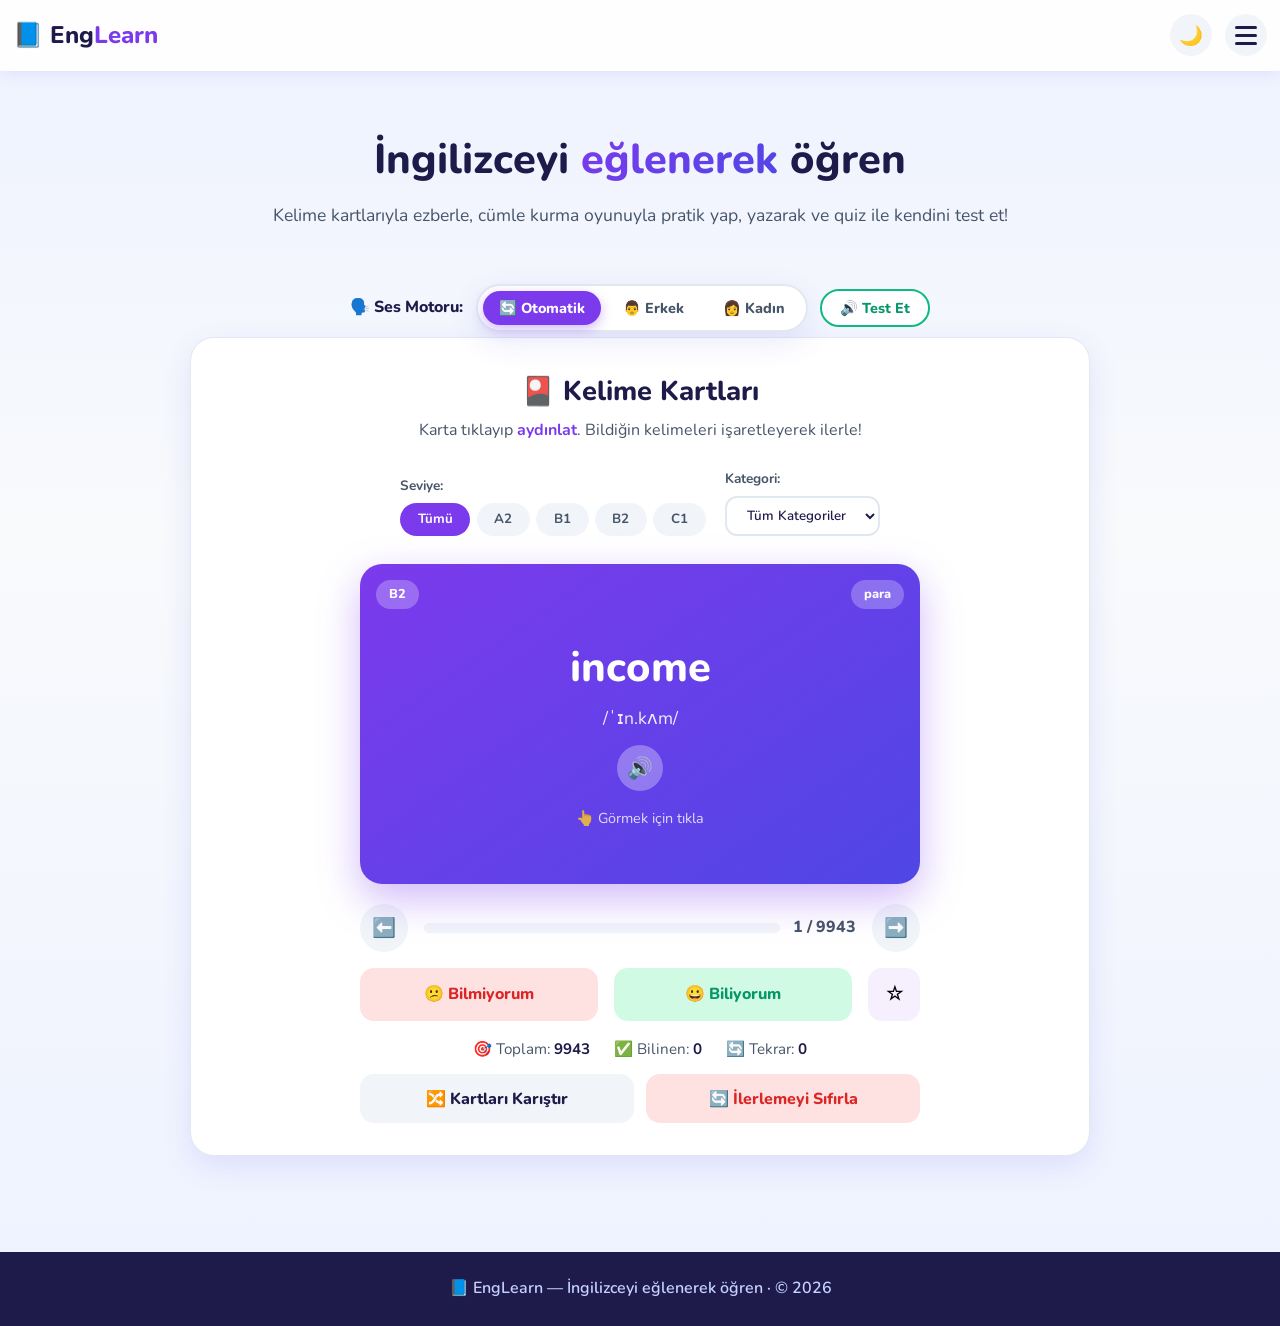
<file: index.html>
<!DOCTYPE html>
<html lang="tr">
<head>
    <meta charset="UTF-8">
    <meta name="viewport" content="width=device-width, initial-scale=1.0">
    <meta name="description" content="İngilizce öğren: kelime kartları, cümle kurma oyunu, okuma parçaları, quiz, yazma pratiği, eş/zıt anlamlılar, 500+ phrasal verb ve 12300+ kelimelik sözlük. Tamamen ücretsiz, tarayıcıda çalışır.">
    <link rel="canonical" href="https://englearn-six.vercel.app/">
    <title>EngLearn — İngilizce Öğren</title>
    <link rel="preconnect" href="https://fonts.googleapis.com">
    <link rel="preconnect" href="https://fonts.gstatic.com" crossorigin>
    <link href="https://fonts.googleapis.com/css2?family=Nunito:wght@400;600;700;800&display=swap" rel="stylesheet">
    <link rel="manifest" href="manifest.webmanifest">
    <meta name="theme-color" content="#7c3aed">
    <link rel="icon" type="image/png" href="img/favicon-32.png">
    <link rel="apple-touch-icon" href="img/apple-touch-icon.png">
    <meta name="apple-mobile-web-app-capable" content="yes">
    <meta name="mobile-web-app-capable" content="yes">
    <link rel="stylesheet" href="css/style.css?v=64">
    <script>
        // Sayfa yüklenmeden tema tercihini uygula (yanıp sönmeyi önler)
        (function () {
            try {
                const kayit = localStorage.getItem('englearn-tema');
                if (kayit === 'dark' || (!kayit && window.matchMedia('(prefers-color-scheme: dark)').matches)) {
                    document.documentElement.setAttribute('data-theme', 'dark');
                }
            } catch (e) { /* localStorage engellenmişse sessizce geç */ }
        })();
    </script>
</head>
<body>

    <!-- Çevrimdışı uyarı şeridi -->
    <div id="offline-banner" class="offline-banner" role="status"></div>

    <!-- ===== HEADER ===== -->
    <header class="navbar">
        <div class="container nav-container">
            <a href="anasayfa.html" class="logo" title="Anasayfaya git">📘 Eng<span>Learn</span></a>
            <div class="nav-sag">
                <nav class="nav-menu" id="nav-menu">
                    <ul class="nav-links">
                        <li><a href="#kartlar" class="active">Kelime Kartları</a></li>
                        <li><a href="#cumleler">Cümle Oluşturma</a></li>
                        <li><a href="#passive">🔁 Passive Tense</a></li>
                        <li><a href="#okuma">Okuma</a></li>
                        <li><a href="#quiz">Quiz</a></li>
                        <li><a href="#yazma">Kelime Yazma</a></li>
                        <li><a href="#duzensiz">🔤 Düzensiz Fiiller</a></li>
                        <li><a href="#meaning">Meaning</a></li>
                        <li><a href="#esanlam">Eş Anlamlı</a></li>
                        <li><a href="#zitanlam">Zıt Anlamlı</a></li>
                        <li><a href="#sozluk">Sözlük</a></li>
                        <li><a href="#dinleme">🎧 Dinleme</a></li>
                        <li><a href="#phrasal">Phrasal</a></li>
                        <li><a href="#deyimler" data-tur="deyim">Deyimler</a></li>
                        <li><a href="#deyimler" data-tur="atasozu">Atasözleri</a></li>
                        <li><a href="#filmler">🎬 Film &amp; Dizi</a></li>
                        <li><a href="#tekrar">🧠 Akıllı Tekrar<span id="srs-rozet" class="yanlis-rozet hidden"></span></a></li>
                        <li><a href="#kisisel">🎯 Kişisel Panel</a></li>
                        <li><a href="#ogretmen">🤖 Öğretmen</a></li>
                        <li><a href="#oyunlar">🎮 Oyunlar</a></li>
                        <li><a href="#listem">⭐ Listem</a></li>
                        <li><a href="#yanlislar">Yanlışlarım<span id="yanlis-rozet" class="yanlis-rozet hidden"></span></a></li>
                    </ul>
                </nav>
                <button class="theme-toggle" id="btn-tema" title="Aydınlık/Karanlık mod">🌙</button>
                <button class="menu-toggle" id="btn-menu" aria-label="Kategoriler menüsü" aria-expanded="false" title="Kategoriler">
                    <span></span><span></span><span></span>
                </button>
            </div>
        </div>
    </header>

    <!-- ===== HERO ===== -->
    <section class="hero">
        <div class="container">
            <h1>İngilizceyi <span>eğlenerek</span> öğren</h1>
            <p>Kelime kartlarıyla ezberle, cümle kurma oyunuyla pratik yap, yazarak ve quiz ile kendini test et!</p>
        </div>
    </section>

    <!-- ===== SES SEÇİCİ ===== -->
    <section class="ses-secici-bar">
        <div class="container ses-secici-container">
            <span class="ses-etiket">🗣️ Ses Motoru:</span>
            <div class="ses-secici" id="ses-secici">
                <button class="ses-chip active" data-cins="auto" title="En kaliteli ses otomatik seçilir">🔄 Otomatik</button>
                <button class="ses-chip" data-cins="erkek" title="Erkek ses (İngilizce)">👨 Erkek</button>
                <button class="ses-chip" data-cins="kadin" title="Kadın ses (İngilizce)">👩 Kadın</button>
            </div>
            <button class="ses-test-btn" id="btn-ses-test" title="Ses seçimini test et">🔊 Test Et</button>
        </div>
    </section>

    <main class="container main-content">

        <!-- ===== KELİME KARTLARI ===== -->
        <section id="kartlar" class="panel active-panel">
            <h2>🎴 Kelime Kartları</h2>
            <p class="subtitle">Karta tıklayıp <em>aydınlat</em>. Bildiğin kelimeleri işaretleyerek ilerle!</p>

            <!-- Filtreler -->
            <div class="filters">
                <div class="filter-group">
                    <span class="filtre-etiket">Seviye:</span>
                    <div class="chips" id="seviye-filtre" role="group" aria-label="Seviye filtresi">
                        <button class="chip active" data-value="all">Tümü</button>
                        <button class="chip" data-value="A2">A2</button>
                        <button class="chip" data-value="B1">B1</button>
                        <button class="chip" data-value="B2">B2</button>
                        <button class="chip" data-value="C1">C1</button>
                    </div>
                </div>
                <div class="filter-group">
                    <label for="kategori-filtre">Kategori:</label>
                    <select id="kategori-filtre">
                        <option value="all">Tüm Kategoriler</option>
                    </select>
                </div>
            </div>

            <!-- Kart -->
            <div class="cardboard">
                <div class="flashcard" id="flashcard">
                    <div class="card-inner">
                        <div class="card-face card-front">
                            <span class="level-badge" id="kart-seviye">A1</span>
                            <span class="cat-badge" id="kart-kategori">Genel</span>
                            <h3 class="word" id="kart-kelime">apple</h3>
                            <span class="pron" id="kart-telaffuz">/ˈæp.əl/</span>
                            <button class="sound-btn" id="btn-ses-kelime" title="Telaffuzu dinle">🔊</button>
                            <p class="hint">👆 Görmek için tıkla</p>
                        </div>
                        <div class="card-face card-back">
                            <span class="level-badge" id="kart-seviye2">A1</span>
                            <h3 class="word-tr" id="kart-anlam">elma</h3>
                            <p class="example" id="kart-ornek">I eat an apple every day.</p>
                            <p class="example-tr" id="kart-ornek-tr">Ben her gün elma yerim.</p>
                            <div id="kart-formlar" class="kart-formlar hidden"></div>
                            <div id="kart-ipucu" class="kart-formlar hidden"></div>
                            <div id="kart-sifatlar" class="kart-formlar hidden"></div>
                            <div id="kart-isimler" class="kart-formlar hidden"></div>
                            <button class="sound-btn small" id="btn-ses-cumle" title="Örnek cümleyi dinle">🔊 Örneği dinle</button>
                        </div>
                    </div>
                </div>

                <!-- Kontroller -->
                <div class="controls">
                    <button class="ctrl-btn" id="btn-gerial" title="Önceki">⬅️</button>
                    <div class="progress-box">
                        <div class="progress-bar"><div class="progress-fill" id="progress-dolgu"></div></div>
                        <span class="counter" id="kart-sayac">1 / 1</span>
                    </div>
                    <button class="ctrl-btn" id="btn-ileri" title="Sonraki">➡️</button>
                </div>
                <div class="known-buttons">
                    <button class="btn btn-unknown" id="btn-bilmiyorum">😕 Bilmiyorum</button>
                    <button class="btn btn-known" id="btn-biliyorum">😀 Biliyorum</button>
                    <button class="btn btn-favorite" id="btn-favori" title="Listeme ekle/kaldır">⭐</button>
                </div>

                <!-- İstatistik -->
                <div class="stats" id="istatistikler">
                    <span>🎯 Toplam: <b id="stat-toplam">0</b></span>
                    <span>✅ Bilinen: <b id="stat-bilinen">0</b></span>
                    <span>🔄 Tekrar: <b id="stat-tekrar">0</b></span>
                </div>
                <div class="shuffle-row">
                    <button class="btn btn-shuffle" id="btn-karistir">🔀 Kartları Karıştır</button>
                    <button class="btn btn-reset" id="btn-sifirla">🔄 İlerlemeyi Sıfırla</button>
                </div>
            </div>
        </section>

        <!-- ===== DEYİMLER & ATASÖZLERİ ===== -->
        <section id="deyimler" class="panel">
            <h2>🗨️ Deyimler &amp; Atasözleri</h2>
            <p class="subtitle">Karta tıklayıp <em>aydınlat</em>. Burada seviye (A2/B1…) yoktur; kalıbı bütün olarak öğrenmek amaçtır.</p>

            <div class="filters">
                <div class="filter-group">
                    <span class="filtre-etiket">Tür:</span>
                    <div class="chips" id="deyim-tur-filtre" role="group" aria-label="Tür filtresi">
                        <button class="chip active" data-tur="deyim">Deyimler</button>
                        <button class="chip" data-tur="atasozu">Atasözleri</button>
                    </div>
                </div>
            </div>

            <div class="cardboard">
                <div class="flashcard" id="deyim-flashcard">
                    <div class="card-inner">
                        <div class="card-face card-front">
                            <span class="cat-badge" id="deyim-tur-rozet">deyim</span>
                            <h3 class="word" id="deyim-kelime">break the ice</h3>
                            <button class="sound-btn" id="btn-deyim-ses" title="Kalıbı dinle">🔊</button>
                            <p class="hint">👆 Görmek için tıkla</p>
                        </div>
                        <div class="card-face card-back">
                            <h3 class="word-tr" id="deyim-anlam">buzları eritmek</h3>
                            <p class="example" id="deyim-ornek"></p>
                            <p class="example-tr" id="deyim-ornek-tr"></p>
                            <button class="sound-btn small" id="btn-deyim-ses-cumle" title="Örnek cümleyi dinle">🔊 Örneği dinle</button>
                        </div>
                    </div>
                </div>

                <div class="controls">
                    <button class="ctrl-btn" id="btn-deyim-geri" title="Önceki">⬅️</button>
                    <div class="progress-box">
                        <div class="progress-bar"><div class="progress-fill" id="deyim-progress-dolgu"></div></div>
                        <span class="counter" id="deyim-sayac">1 / 1</span>
                    </div>
                    <button class="ctrl-btn" id="btn-deyim-ileri" title="Sonraki">➡️</button>
                </div>
                <div class="known-buttons">
                    <button class="btn btn-unknown" id="btn-deyim-bilmiyorum">😕 Bilmiyorum</button>
                    <button class="btn btn-known" id="btn-deyim-biliyorum">😀 Biliyorum</button>
                </div>
                <div class="stats">
                    <span>🎯 Toplam: <b id="deyim-stat-toplam">0</b></span>
                    <span>✅ Bilinen: <b id="deyim-stat-bilinen">0</b></span>
                    <span>🔄 Tekrar: <b id="deyim-stat-tekrar">0</b></span>
                </div>
                <div class="shuffle-row">
                    <button class="btn btn-shuffle" id="btn-deyim-karistir">🔀 Karıştır</button>
                    <button class="btn btn-reset" id="btn-deyim-sifirla">🔄 İlerlemeyi Sıfırla</button>
                </div>
            </div>
        </section>

        <!-- ===== CÜMLE OLUŞTURMA ===== -->
        <section id="cumleler" class="panel">
            <h2>🧩 Cümle Oluşturma</h2>
            <p class="subtitle">Türkçe cümleyi gör, karışık İngilizce kelimeleri doğru sıraya diz!</p>

            <!-- Zorluk Seviyesi Filtresi -->
            <div class="difficulty-filter">
                <span class="diff-label">🎚️ Seviye:</span>
                <div class="diff-buttons" id="diff-filtre">
                    <button class="diff-chip active" data-difficulty="all">✨ Tümü</button>
                    <button class="diff-chip" data-difficulty="1">🟢 Kolay</button>
                    <button class="diff-chip" data-difficulty="2">🟡 Orta</button>
                    <button class="diff-chip" data-difficulty="3">🔴 Zor</button>
                </div>
            </div>

            <div class="builder">
                <div class="tr-prompt">
                    <span class="tr-flag">🇹🇷</span>
                    <p id="cumle-turkce">Ben her sabah elma yerim.</p>
                    <span class="tip" id="cumle-ipucu">7 kelime</span>
                    <button class="sound-btn small prompt-sound" id="btn-ses-cumle-tamami" title="İngilizce cümleyi dinle">🔊 Cümleyi dinle</button>
                </div>

                <!-- Kelime havuzu (karışık) -->
                <div class="word-pool" id="kelime-havuzu">
                    <!-- JS ile doldurulur -->
                </div>

                <!-- Cevap alanı (kurulan cümle) -->
                <div class="answer-area" id="cevap-alani">
                    <span class="placeholder">👉 Kelimelere tıklayarak cümleyi buraya kur</span>
                </div>

                <div class="builder-controls">
                    <button class="btn btn-clear" id="btn-temizle">🗑️ Temizle</button>
                    <button class="btn btn-check" id="btn-kontrol">✅ Kontrol Et</button>
                    <button class="btn btn-next" id="btn-sonraki-cumle">➡️ Sonraki Cümle</button>
                </div>

                <div class="feedback hidden" id="geri-bildirim" aria-live="polite"></div>
                <div class="score">
                    <span>🏆 Skor: <b id="skor">0</b></span>
                    <span>🎯 Doğru: <b id="dogru-sayi">0</b></span>
                    <span>❌ Yanlış: <b id="yanlis-sayi">0</b></span>
                </div>
            </div>
        </section>

        <!-- ===== QUIZ / TEST ===== -->
        <section id="quiz" class="panel">
            <h2>📝 Quiz Modu</h2>
            <p class="subtitle">İngilizce kelimeyi gör, doğru Türkçe anlamı seç!</p>

            <div class="quiz-box">
                <div class="quiz-header">
                    <span class="quiz-progress" id="quiz-ilerleme">Soru 1 / 10</span>
                    <div class="quiz-score">
                        <span>✅ <b id="quiz-dogru">0</b></span>
                        <span>❌ <b id="quiz-yanlis">0</b></span>
                    </div>
                </div>

                <div class="quiz-word-area">
                    <span class="quiz-seviye" id="quiz-seviye">A1</span>
                    <h3 class="quiz-word" id="quiz-kelime">apple</h3>
                    <span class="quiz-pron" id="quiz-telaffuz">/ˈæp.əl/</span>
                    <button class="sound-btn small" id="btn-quiz-ses">🔊 Dinle</button>
                </div>

                <div class="quiz-options" id="quiz-secenekler">
                    <!-- JS ile doldurulur -->
                </div>

                <div class="quiz-feedback hidden" id="quiz-geri" aria-live="polite"></div>
                <button class="btn btn-next" id="btn-quiz-sonraki">➡️ Sonraki Soru</button>
                <button class="btn btn-clear" id="btn-quiz-yeniden">🔄 Baştan Başla</button>
            </div>
        </section>

        <!-- ===== KELİME YAZMA ===== -->
        <section id="yazma" class="panel">
            <h2>✍️ Kelime Yazma</h2>
            <p class="subtitle">Türkçe anlamı gör, İngilizce karşılığını <em>yazarak</em> yaz!</p>

            <!-- Seviye Filtresi -->
            <div class="filters" style="margin-bottom:1.2rem;">
                <div class="filter-group">
                    <span class="filtre-etiket">Seviye:</span>
                    <div class="chips" id="yazma-seviye-filtre" role="group" aria-label="Seviye filtresi">
                        <button class="chip active" data-value="all">Tümü</button>
                        <button class="chip" data-value="A2">A2</button>
                        <button class="chip" data-value="B1">B1</button>
                        <button class="chip" data-value="B2">B2</button>
                        <button class="chip" data-value="C1">C1</button>
                    </div>
                </div>
            </div>

            <div class="builder write-box">
                <div class="tr-prompt write-prompt">
                    <span class="tr-flag">🇹🇷</span>
                    <p class="write-tr" id="yazma-anlam">sağlık</p>
                    <span class="tip" id="yazma-ipucu">B1</span>
                </div>

                <div class="write-input-area">
                    <div class="letter-slots" id="yazma-slots">
                        <!-- Harf kutuları JS ile oluşturulur -->
                    </div>
                    <input type="text" id="yazma-girdi" class="yazma-gizli-girdi" autocomplete="off" autocapitalize="off" autocorrect="off" spellcheck="false" aria-hidden="true">
                    <div class="write-aksiyonlar">
                        <button class="btn btn-hint" id="btn-yazma-ipucu">🔤 Harf Al</button>
                        <button class="btn btn-check write-kontrol" id="btn-yazma-kontrol">✅ Kontrol Et</button>
                    </div>
                </div>

                <div class="builder-controls">
                    <button class="btn btn-clear" id="btn-yazma-ses">🔊 Kelimeyi Dinle</button>
                    <button class="btn btn-next" id="btn-yazma-sonraki">➡️ Sonraki Kelime</button>
                </div>

                <div class="feedback hidden" id="yazma-geri"></div>
                <div class="score">
                    <span>🏆 Skor: <b id="yazma-skor">0</b></span>
                    <span>🎯 Doğru: <b id="yazma-dogru">0</b></span>
                    <span>❌ Yanlış: <b id="yazma-yanlis">0</b></span>
                </div>
            </div>
        </section>

        <!-- ===== PASSIVE TENSE (EDİLGEN) ===== -->
        <section id="passive" class="panel">
            <h2>🔁 Passive Tense (Edilgen Çatı)</h2>
            <p class="subtitle">Türkçeye bak → İngilizce cümledeki boşluğu <em>doğru edilgen zamanı seçerek</em> doldur!</p>

            <div class="kp-kutu">
                <div class="kp-baslik">✍️ Boşluğu doldur</div>
                <div class="quiz-header">
                    <span class="quiz-progress" id="ps-ilerleme">Edilgen</span>
                    <span class="quiz-score" id="ps-skor">✅ 0 · ❌ 0</span>
                </div>
                <div class="tr-prompt">
                    <span class="tr-flag">✅</span>
                    <p id="ps-aktif">My mother made the cake.</p>
                    <span class="tip">Etken (active)</span>
                </div>
                <div class="quiz-word-area">
                    <p class="tip" style="margin:0 0 .3rem;">Edilgen (passive) — boşluğu zamanı seçerek doldur:</p>
                    <h3 class="quiz-word" id="ps-cumle">The cake _____ by my mother.</h3>
                    <button class="sound-btn small" id="ps-ses" title="Doğru cümleyi dinle">🔊</button>
                </div>
                <div class="chips pasif-chips" id="ps-secenekler"></div>
                <div class="quiz-feedback hidden" id="ps-geri" aria-live="polite"></div>
                <div class="yanlis-butonlar" style="margin-top:0.6rem;">
                    <button class="btn btn-check" id="ps-kontrol" disabled>✅ Kontrol</button>
                    <button class="btn btn-next" id="ps-sonraki">➡️ Sonraki</button>
                </div>
            </div>
        </section>

        <!-- ===== DÜZENSİZ FİİLLER ===== -->
        <section id="duzensiz" class="panel">
            <h2>🔤 Düzensiz Fiiller</h2>
            <p class="subtitle">Önce <em>V1 – V2 – V3</em> listesini incele, sonra <em>elle yazarak</em> pratik yap (seçenek yok, cevabı sen yazarsın).</p>

            <!-- Öğrenme listesi -->
            <div class="kp-kutu">
                <div class="kp-baslik">📖 Liste (yalın · past · participle)</div>
                <div class="df-arama-alani">
                    <input type="text" id="df-ara" class="df-girdi" placeholder="Ara: go, take, gitmek..." autocomplete="off">
                </div>
                <div id="df-liste" class="df-liste"></div>
            </div>

            <!-- Elle yazma pratiği -->
            <div class="kp-kutu">
                <div class="kp-baslik">✍️ Pratik — elle yaz</div>
                <div class="quiz-box">
                    <div class="quiz-header">
                        <span class="quiz-progress" id="df-ipucu">V2 — geçmiş zaman hâlini yaz</span>
                        <div class="quiz-score">
                            <span>✅ <b id="df-dogru">0</b></span>
                            <span>❌ <b id="df-yanlis">0</b></span>
                        </div>
                    </div>
                    <div class="quiz-word-area">
                        <h3 class="quiz-word" id="df-soru">go</h3>
                        <button class="sound-btn small" id="btn-df-ses">🔊 Dinle</button>
                    </div>
                    <input type="text" id="df-girdi" class="df-girdi df-cevap" placeholder="Cevabı buraya yaz..." autocomplete="off" autocapitalize="off" autocorrect="off" spellcheck="false">
                    <div class="quiz-feedback hidden" id="df-geri" aria-live="polite"></div>
                    <div class="yanlis-butonlar" style="margin-top:0.6rem;">
                        <button class="btn btn-check" id="btn-df-kontrol">✅ Kontrol</button>
                        <button class="btn btn-next" id="btn-df-sonraki" disabled>➡️ Sonraki</button>
                    </div>
                </div>
            </div>
        </section>

        <!-- ===== OKUMA ===== -->
        <section id="okuma" class="panel">
            <h2>📖 Okuma</h2>
            <p class="subtitle">Seviyene uygun metinleri seç, oku ve dinle!</p>

            <!-- Seviye Filtresi -->
            <div class="filters" style="margin-bottom:1.2rem;">
                <div class="filter-group">
                    <span class="filtre-etiket">Seviye:</span>
                    <div class="chips" id="okuma-seviye-filtre" role="group" aria-label="Seviye filtresi">
                        <button class="chip active" data-value="all">Tümü</button>
                        <button class="chip" data-value="A2">A2</button>
                        <button class="chip" data-value="B1">B1</button>
                        <button class="chip" data-value="B2">B2</button>
                        <button class="chip" data-value="C1">C1</button>
                    </div>
                </div>
            </div>

            <!-- Metin listesi -->
            <div id="okuma-liste"></div>

            <!-- Okuma görünümü (gizli) -->
            <div id="okuma-detay" class="hidden">
                <button class="btn btn-clear okuma-geri" id="btn-okuma-geri">⬅️ Liste</button>
                <div class="okuma-metin-kutusu">
                    <span class="level-badge" id="okuma-metin-seviye">A2</span>
                    <h3 class="okuma-baslik" id="okuma-metin-baslik"></h3>
                    <div class="okuma-butonlar">
                        <button class="sound-btn small" id="btn-okuma-dinle">🔊 Metni Dinle</button>
                        <button class="btn btn-clear okuma-cevir" id="btn-okuma-cevir">🇹🇷 Türkçesini Göster</button>
                    </div>
                    <div class="okuma-icerik" id="okuma-metin-icerik"></div>
                    <div class="okuma-ceviri hidden" id="okuma-metin-ceviri"></div>
                </div>
            </div>
        </section>

        <!-- ===== MEANING (Anlam Testi) ===== -->
        <section id="meaning" class="panel">
            <h2>🎯 Meaning (Anlam)</h2>
            <p class="subtitle">Kelimenin <em>Türkçe karşılığını</em> 4 şıktan seç!</p>

            <div class="quiz-box">
                <div class="quiz-header">
                    <span class="quiz-progress" id="mean-ilerleme">Soru 1 / 10</span>
                    <div class="quiz-score">
                        <span>✅ <b id="mean-dogru">0</b></span>
                        <span>❌ <b id="mean-yanlis">0</b></span>
                    </div>
                </div>

                <div class="quiz-word-area">
                    <span class="quiz-seviye" id="mean-seviye">A1</span>
                    <h3 class="quiz-word" id="mean-kelime">apple</h3>
                    <span class="quiz-pron" id="mean-telaffuz">/ˈæp.əl/</span>
                    <button class="sound-btn small" id="btn-mean-ses">🔊 Dinle</button>
                </div>

                <div class="quiz-options" id="mean-secenekler"></div>
                <div class="quiz-feedback hidden" id="mean-geri"></div>
                <button class="btn btn-next" id="btn-mean-sonraki">➡️ Sonraki Soru</button>
                <button class="btn btn-clear" id="btn-mean-yeniden">🔄 Baştan Başla</button>
            </div>
        </section>

        <!-- ===== EŞ ANLAMLI ===== -->
        <section id="esanlam" class="panel">
            <h2>🔄 Eş Anlamlı Kelimeler</h2>
            <p class="subtitle">Kelimenin <em>eş anlamlısını</em> 4 şıktan seç!</p>

            <div class="quiz-box">
                <div class="quiz-header">
                    <span class="quiz-progress" id="es-ilerleme">Soru 1 / 10</span>
                    <div class="quiz-score">
                        <span>✅ <b id="es-dogru">0</b></span>
                        <span>❌ <b id="es-yanlis">0</b></span>
                    </div>
                </div>

                <div class="quiz-word-area">
                    <span class="quiz-seviye" id="es-ipucu">eş anlamlısı?</span>
                    <h3 class="quiz-word" id="es-kelime">big</h3>
                    <button class="sound-btn small" id="btn-es-ses">🔊 Dinle</button>
                </div>

                <div class="quiz-options" id="es-secenekler"></div>
                <div class="quiz-feedback hidden" id="es-geri"></div>
                <button class="btn btn-next" id="btn-es-sonraki">➡️ Sonraki Soru</button>
                <button class="btn btn-clear" id="btn-es-yeniden">🔄 Baştan Başla</button>
            </div>
        </section>

        <!-- ===== ZIT ANLAMLI ===== -->
        <section id="zitanlam" class="panel">
            <h2>⚖️ Zıt Anlamlı Kelimeler</h2>
            <p class="subtitle">Kelimenin <em>zıt anlamlısını</em> 4 şıktan seç!</p>

            <div class="quiz-box">
                <div class="quiz-header">
                    <span class="quiz-progress" id="zi-ilerleme">Soru 1 / 10</span>
                    <div class="quiz-score">
                        <span>✅ <b id="zi-dogru">0</b></span>
                        <span>❌ <b id="zi-yanlis">0</b></span>
                    </div>
                </div>

                <div class="quiz-word-area">
                    <span class="quiz-seviye" id="zi-ipucu">zıt anlamlısı?</span>
                    <h3 class="quiz-word" id="zi-kelime">big</h3>
                    <button class="sound-btn small" id="btn-zi-ses">🔊 Dinle</button>
                </div>

                <div class="quiz-options" id="zi-secenekler"></div>
                <div class="quiz-feedback hidden" id="zi-geri"></div>
                <button class="btn btn-next" id="btn-zi-sonraki">➡️ Sonraki Soru</button>
                <button class="btn btn-clear" id="btn-zi-yeniden">🔄 Baştan Başla</button>
            </div>
        </section>

        <!-- ===== SÖZLÜK ===== -->
        <section id="sozluk" class="panel">
            <h2>📖 Sözlük</h2>
            <p class="subtitle"><span id="sozluk-kelime-sayisi">12300</span>+ kelimede ara — İngilizce, telaffuz ve Türkçe karşılığını gör!</p>

            <div class="sozluk-kutu">
                <div class="sozluk-arama-alani">
                    <span class="sozluk-arama-ikon">🔍</span>
                    <input type="text" id="sozluk-arama" class="sozluk-arama" placeholder="Kelime yaz... (örn. dream, kitap, run)"
                           autocomplete="off" autocapitalize="off" autocorrect="off" spellcheck="false">
                    <button class="btn btn-clear" id="btn-sozluk-temizle" title="Temizle">🗑️</button>
                </div>
                <span class="tip" id="sozluk-bilgi">Sonuç yazmak için aramaya başlayın.</span>

                <div id="sozluk-sonuclar" class="sozluk-sonuclar"></div>

                <div id="sozluk-detay" class="sozluk-detay hidden">
                    <span class="level-badge" id="sozluk-seviye">A2</span>
                    <span class="cat-badge" id="sozluk-kategori">genel</span>
                    <h3 class="word" id="sozluk-kelime">dream</h3>
                    <span class="pron" id="sozluk-telaffuz">/driːm/</span>
                    <button class="sound-btn small" id="btn-sozluk-ses">🔊 Dinle</button>
                    <button class="btn btn-favorite" id="btn-sozluk-favori" title="Listeme ekle/çıkar">☆</button>
                    <p class="sozluk-anlam" id="sozluk-anlam">rüya / hayal</p>
                    <div class="sozluk-ornek">
                        <p class="okuma-cumle" id="sozluk-ornek">I had a strange dream last night.</p>
                        <p class="sozluk-ornek-tr" id="sozluk-ornek-tr">Dün gece garip bir rüya gördüm.</p>
                    </div>
                    <div id="sozluk-formlar" class="sozluk-formlar hidden"></div>
                    <div id="sozluk-aile" class="sozluk-formlar hidden"></div>
                    <div id="sozluk-ipucu" class="bagli-alan">
                        <span class="bagli-etiket">💡 Kişisel hatırlatma ipucun</span>
                        <div class="bagli-butonlar df-arama-alani" style="display:flex;gap:.4rem;">
                            <input id="sozluk-ipucu-girdi" class="df-girdi" placeholder="ör. ses benzerliği, çağrışım..." style="flex:1;">
                            <button class="btn bgl bgl-ekle" id="btn-sozluk-ipucu">💾 Kaydet</button>
                        </div>
                        <div class="bagli-butonlar">
                            <button class="btn bgl" id="btn-sozluk-rapor">⚠️ Yanlış çeviri bildir</button>
                        </div>
                    </div>
                    <div id="sozluk-baglantilar" class="bagli-alan"></div>
                </div>
            </div>
        </section>

        <!-- ===== PHRASAL VERBS ===== -->
        <section id="phrasal" class="panel">
            <h2>🗝️ Phrasal Verbs</h2>
            <p class="subtitle">Ek (on/at/in/for/up/out...) aldığında anlamı değişen <em>500+ deyimsel fiil</em></p>

            <div class="phrasal-kutu">
                <div class="sozluk-arama-alani">
                    <span class="sozluk-arama-ikon">🔍</span>
                    <input type="text" id="phrasal-arama" class="sozluk-arama" placeholder="Ara: look, give, turn, up, out..."
                           autocomplete="off" autocapitalize="off" autocorrect="off" spellcheck="false">
                    <button class="btn btn-clear" id="btn-phrasal-temizle" title="Temizle">🗑️</button>
                </div>

                <div class="difficulty-filter" style="margin-top:0.8rem;">
                    <span class="diff-label">☝️ Ek:</span>
                    <div class="diff-buttons" id="phrasal-ek-filtre">
                        <button class="diff-chip active" data-ek="all">✨ Tümü</button>
                        <button class="diff-chip" data-ek="on">on</button>
                        <button class="diff-chip" data-ek="at">at</button>
                        <button class="diff-chip" data-ek="in">in</button>
                        <button class="diff-chip" data-ek="for">for</button>
                        <button class="diff-chip" data-ek="to">to</button>
                        <button class="diff-chip" data-ek="up">up</button>
                        <button class="diff-chip" data-ek="down">down</button>
                        <button class="diff-chip" data-ek="out">out</button>
                        <button class="diff-chip" data-ek="off">off</button>
                        <button class="diff-chip" data-ek="away">away</button>
                        <button class="diff-chip" data-ek="back">back</button>
                        <button class="diff-chip" data-ek="over">over</button>
                        <button class="diff-chip" data-ek="through">through</button>
                    </div>
                </div>

                <span class="tip" id="phrasal-bilgi">Yükleniyor...</span>
                <div id="phrasal-liste" class="phrasal-liste"></div>
            </div>
        </section>

        <!-- ===== DİNLEME MODU ===== -->
        <section id="dinleme" class="panel">
            <h2>🎧 Dinleme Modu</h2>
            <p class="subtitle">Kelimeyi/örnek cümleyi dinle, anlamını seçerek Kulak-aşinalığını güçlendir!</p>

            <div class="yanlis-butonlar" style="justify-content:flex-start;margin-bottom:0.8rem;">
                <div class="chips" id="dinleme-seviye-filtre" role="group" aria-label="Seviye filtresi">
                    <button class="chip aktif" data-dlv="all">Tümü</button>
                    <button class="chip" data-dlv="A2">A2</button>
                    <button class="chip" data-dlv="B1">B1</button>
                    <button class="chip" data-dlv="B2">B2</button>
                    <button class="chip" data-dlv="C1">C1</button>
                </div>
            </div>

            <div class="quiz-box">
                <div class="quiz-header">
                    <span class="quiz-progress" id="dinleme-ilerleme">Soru 1 / 10</span>
                    <div class="quiz-score"><span>✅ <b id="dinleme-dogru">0</b></span></div>
                </div>
                <div class="quiz-word-area">
                    <button class="sound-btn big" id="btn-dinleme-ses" title="Dinle">🔊</button>
                    <span class="quiz-pron" id="dinleme-seviye-rozet">A2</span>
                </div>
                <div class="quiz-options" id="dinleme-secenekler"></div>
                <div class="quiz-feedback hidden" id="dinleme-geri" aria-live="polite"></div>
                <div class="yanlis-butonlar">
                    <button class="btn btn-next" id="btn-dinleme-sonraki" disabled>➡️ Sonraki Soru</button>
                    <button class="btn btn-clear" id="btn-dinleme-yeniden">🔄 Yeniden Başla</button>
                </div>
            </div>
        </section>

        <!-- ===== YAPAY ZEKÂ ÖĞRETMENİ ===== -->
        <section id="ogretmen" class="panel">
            <h2>🤖 Yapay Zekâ Öğretmeni</h2>
            <p class="subtitle">Yazdığın cümleyi <em>düzeltir, hatanı açıklar</em> ve seviyene göre <em>mini ders</em> üretir.</p>

            <!-- 1) Cümle düzelt -->
            <div class="kp-kutu">
                <div class="kp-baslik">✍️ Cümle Düzeltme</div>
                <p class="tip">İngilizce bir cümle yaz (ne kadar hatalı olursa olsun!) → öğretmen düzeltsin ve kuralını anlatsın.</p>
                <textarea id="og-cumle" class="og-girdi" rows="2" placeholder="örn. I go school because I want learn english."></textarea>
                <div class="yanlis-butonlar" style="margin-top:0.6rem;">
                    <button class="btn btn-next" id="btn-og-duzelt">✅ Düzelt &amp; Açıkla</button>
                </div>
                <div id="og-duzeltme-sonuc" class="hidden og-sonuc-kutu"></div>
                <div id="og-ceviri" class="hidden og-ceviri"></div>
            </div>

            <!-- 2) Mini ders -->
            <div class="kp-kutu">
                <div class="kp-baslik">🎯 Mini Ders (seviyene göre)</div>
                <div class="yanlis-butonlar" style="margin-bottom:0.8rem;">
                    <button class="btn btn-next" id="btn-og-soru">🎲 Soru Üret</button>
                </div>
                <div class="quiz-box og-mini">
                    <div class="quiz-header">
                        <span class="quiz-progress" id="og-soru-tip">Boşluk doldurma</span>
                        <div class="quiz-score">
                            <span>🏆 <b id="og-skor">0 ✓ · 0 ✗</b></span>
                        </div>
                    </div>
                    <div class="quiz-word-area">
                        <h3 class="quiz-word og-cumle" id="og-soru-cumle">Soruyu başlatmak için "Soru Üret"e bas.</h3>
                        <button class="sound-btn small" id="btn-og-ses">🔊 Dinle</button>
                    </div>
                    <p class="tip" id="og-soru-ipucu" hidden></p>
                    <div class="quiz-options" id="og-secenekler"></div>
                    <div class="quiz-feedback hidden" id="og-geri" aria-live="polite"></div>
                    <div class="yanlis-butonlar" style="margin-top:0.6rem;">
                        <button class="btn btn-next" id="btn-og-sonraki" disabled>➡️ Yeni Soru</button>
                    </div>
                </div>
            </div>

            <!-- 3) AI Sohbet -->
            <div class="kp-kutu">
                <div class="kp-baslik">💬 AI Asistan</div>
                <p class="tip">Sana yapay zekâ yanıt verir: soru sor, cümle kur, hata düzeltmesi iste.</p>
                <div class="ai-sohbet" id="ai-sohbet" role="log" aria-live="polite">
                    <div class="ai-mesaj ai-bot">Merhaba! Ben EngLearn yapay zekâ hocan. İngilizce hakkında bana soru sor veya bir cümle yaz, düzelteyim. 🎓</div>
                </div>
                <div class="ai-girdi-satir">
                    <input type="text" id="ai-girdi" class="ai-girdi" placeholder="örn. bana 'environment' ile cümle kur ya da cümlemi düzelt..." autocomplete="off">
                    <button class="btn btn-next" id="btn-ai-gonder">➤</button>
                </div>
                <div id="ai-durum" class="ai-durum hidden">Yazılıyor…</div>
            </div>
        </section>

        <!-- ===== LİSTEM (FAVORİLER) ===== -->
        <section id="listem" class="panel">
            <h2>⭐ Listem</h2>
            <p class="subtitle">Beğendiğin / çalışmak istediğin kelimeleri topla ve tek bakışta tekrar et.</p>

            <div class="yanlis-butonlar" style="justify-content:flex-start;margin-bottom:0.8rem;">
                <button class="btn btn-next btn-listem-calis" id="btn-listem-calis">🎲 Listemden Çalış</button>
                <button class="btn btn-clear" id="btn-listem-temizle">🗑️ Listeyi Boşalt</button>
            </div>

            <div class="sozluk-alem" id="listem-kapsam">
                <div id="listem-bos" class="tip blok-bos">Henüz favori kelimen yok. Kartlarda ⭐ butonuna basarak ekleyebilirsin.</div>
                <div id="listem-liste" class="listem-liste"></div>
            </div>

            <!-- hızlı çalışma modu -->
            <div id="listem-calisma" class="hidden kp-kutu">
                <div class="quiz-header">
                    <span class="quiz-progress" id="listem-ilerleme">1 / 1</span>
                    <div class="quiz-score"><span>⭐ Listem</span></div>
                </div>
                <div class="quiz-word-area">
                    <h3 class="quiz-word" id="listem-kelime">word</h3>
                    <button class="sound-btn small" id="btn-listem-ses">🔊 Dinle</button>
                </div>
                <div class="quiz-options" id="listem-secenekler"></div>
                <div class="quiz-feedback hidden" id="listem-geri" aria-live="polite"></div>
                <div class="yanlis-butonlar">
                    <button class="btn btn-next" id="btn-listem-sonraki" disabled>➡️ Sonraki</button>
                    <button class="btn btn-clear" id="btn-listem-cik">✖️ Bitir</button>
                </div>
            </div>
        </section>

        <!-- ===== FİLM & DİZİ KALIPLARI ===== -->
        <section id="filmler" class="panel">
            <h2>🎬 Film &amp; Dizi Kalıpları</h2>
            <p class="subtitle">Dizilerde ve filmlerde sürekli duyduğun kalıpları <em>bağlamıyla</em> öğren!</p>

            <div class="kp-kutu">
                <div class="kp-baslik">🎥 Kalıplar</div>
                <div class="df-arama-alani"><input id="fk-ara" class="df-girdi" placeholder="Ara: get, talk, pie, zaman..." autocomplete="off"></div>
                <div class="yanlis-butonlar" style="margin:0.5rem 0;">
                    <button class="btn btn-next" id="fk-rastgele">🎲 Rastgele Kalıp</button>
                    <button class="btn bgl bgl-ekle" id="fk-pratik">🧠 Anlamını Bul (pratik)</button>
                </div>
                <div id="fk-rastgele-kart" class="df-satir fk-rastgele hidden"></div>
                <div id="fk-pratik-alan" class="hidden"></div>
                <div id="fk-liste" class="df-liste"></div>
            </div>

            <div class="kp-kutu">
                <div class="kp-baslik">🃏 Kartlarla Çalış (kart gibi çevir)</div>
                <div class="cardboard fk-cardboard">
                    <div class="flashcard" id="fk-flashcard">
                        <div class="card-inner">
                            <div class="card-face card-front">
                                <span class="cat-badge">🎬 kalıp</span>
                                <h3 class="word" id="fk-kalip">phrase</h3>
                                <button class="sound-btn" id="btn-fk-ses-k" title="Kalıbı dinle">🔊</button>
                                <p class="hint">👆 Anlamı için tıkla</p>
                            </div>
                            <div class="card-face card-back">
                                <h3 class="word-tr" id="fk-anlam">anlam</h3>
                                <p class="tip" id="fk-aciklama"></p>
                                <p class="example" id="fk-ornek"></p>
                                <p class="example-tr" id="fk-ornek-tr"></p>
                                <button class="sound-btn small" id="btn-fk-ses-ex" title="Örneği dinle">🔊 Örneği dinle</button>
                            </div>
                        </div>
                    </div>
                    <div class="controls">
                        <button class="ctrl-btn" id="fk-geri" title="Önceki">⬅️</button>
                        <div class="progress-box">
                            <div class="progress-bar"><div class="progress-fill" id="fk-progress"></div></div>
                            <span class="counter" id="fk-sayac">1 / 1</span>
                        </div>
                        <button class="ctrl-btn" id="fk-ileri" title="Sonraki">➡️</button>
                    </div>
                    <div class="known-buttons">
                        <button class="btn btn-unknown" id="fk-bilmiyorum">😐 Bilmiyorum</button>
                        <button class="btn btn-known" id="fk-biliyorum">😀 Biliyorum</button>
                    </div>
                    <div class="stats">
                        <span>✅ <b id="fk-dogru">0</b></span>
                        <span>❌ <b id="fk-yanlis">0</b></span>
                        <button class="btn btn-shuffle" id="fk-karistir">🔀 Karıştır</button>
                    </div>
                </div>
            </div>
        </section>

        <!-- ===== OYUNLAR & MEYDAN ===== -->
        <section id="oyunlar" class="panel">
            <h2>🎮 Oyunlar & Meydan Okuma</h2>
            <p class="subtitle">XP topla, seviye atla — kelimeleri <em>oynayarak</em> ezberle!</p>

            <div class="kp-kutu">
                <div class="kp-baslik">🏆 İlerleme</div>
                <div id="eg-profil">Yükleniyor...</div>
            </div>

            <div class="kp-kutu">
                <div class="kp-baslik">🎯 Günlük Meydan Okuma (5 kelime)</div>
                <div id="eg-meydan">Yükleniyor...</div>
            </div>

            <div class="kp-kutu">
                <div class="kp-baslik">🧠 Hafıza Eşleştirme</div>
                <div id="eg-hafiza">Yükleniyor...</div>
            </div>

            <div class="kp-kutu">
                <div class="kp-baslik">🔤 Kelime Bulmaca</div>
                <div id="eg-bulmaca">Yükleniyor...</div>
            </div>

            <div class="kp-kutu">
                <div class="kp-baslik">⛓️ Kelime Zinciri</div>
                <div id="eg-zincir">Yükleniyor...</div>
            </div>

            <div class="kp-kutu">
                <div class="kp-baslik">📖 Günün Cümleleri (bağlam)</div>
                <div id="eg-cumleler">Yükleniyor...</div>
            </div>

            <div class="kp-kutu">
                <div class="kp-baslik">⚔️ Kelime Düellosu (2 kişi)</div>
                <div id="eg-duel">Yükleniyor...</div>
            </div>

            <div class="kp-kutu">
                <div class="kp-baslik">⏱️ Mini Oturum</div>
                <div id="eg-mini">Yükleniyor...</div>
            </div>

            <div class="kp-kutu">
                <div class="kp-baslik">💀 Lost &amp; Found (dirilt)</div>
                <div id="eg-kayip">Yükleniyor...</div>
            </div>

            <div class="kp-kutu">
                <div class="kp-baslik">⌛ Hız Testi (30 sn)</div>
                <div id="eg-hiz">Yükleniyor...</div>
            </div>
        </section>

        <!-- ===== KİŞİSEL ÖĞRENME PANELİ ===== -->
        <section id="kisisel" class="panel">
            <h2>🎯 Kişisel Öğrenme Paneli</h2>
            <p class="subtitle">Seviyeni bil, bugünkü hedefini gör, gelişimini takip et!</p>

            <!-- Seviye -->
            <div class="kp-kutu">
                <div class="kp-baslik">📊 Seviyen</div>
                <div id="kp-seviye-durum" class="kp-seviye-durum">Yükleniyor...</div>
                <div class="yanlis-butonlar" style="margin-top:0.6rem;">
                    <button class="btn btn-next" id="btn-kp-seviye-test">🎓 Seviye Testini Başlat</button>
                </div>
            </div>

            <!-- Seviye testi oturumu -->
            <div id="kp-test" class="hidden kp-kutu">
                <div class="quiz-header">
                    <span class="quiz-progress" id="kp-test-ilerleme">1 / 12</span>
                    <div class="quiz-score">
                        <span class="level-badge" id="kp-test-seviye">A2</span>
                    </div>
                </div>
                <div class="quiz-word-area">
                    <h3 class="quiz-word" id="kp-test-kelime">word</h3>
                    <button class="sound-btn small" id="btn-kp-test-ses">🔊 Dinle</button>
                </div>
                <div class="quiz-options" id="kp-test-secenekler"></div>
                <div class="yanlis-butonlar">
                    <button class="btn btn-next" id="btn-kp-test-bitir" disabled>➡️ Sonraki Soru</button>
                    <button class="btn btn-clear" id="btn-kp-test-vazgec">✖️ Vazgeç</button>
                </div>
                <div id="kp-test-sonuc" class="hidden kp-sonuc"></div>
            </div>

            <!-- Günlük plan -->
            <div class="kp-kutu">
                <div class="kp-baslik">🗓️ Bugünün Planı</div>
                <div id="kp-plan" class="kp-plan">Yükleniyor...</div>
            </div>

            <!-- Haftalık rapor -->
            <div class="kp-kutu">
                <div class="kp-baslik">📈 Haftalık Gelişim</div>
                <div id="kp-rapor" class="kp-rapor">Yükleniyor...</div>
                <div id="kp-grafik" class="kp-grafik" role="img" aria-label="Son 7 gün aktivite grafiği"></div>
            </div>

            <!-- İlerleme yedeği -->
            <div class="kp-kutu">
                <div class="kp-baslik">💾 İlerleme Yedeği</div>
                <p class="tip">İlerleme bu tarayıcıda saklanır. Yedek indir → başka cihaza/geri yükleyerek koru.</p>
                <div class="yanlis-butonlar">
                    <button class="btn bgl" id="btn-yedek-indir">💾 Yedek İndir</button>
                    <button class="btn bgl bgl-ekle" id="btn-yedek-yukle">📥 Geri Yükle</button>
                </div>
                <input type="file" id="yedek-dosya" accept="application/json,.json" style="display:none">
            </div>
        </section>

        <!-- ===== AKILLI TEKRAR ===== -->
        <section id="tekrar" class="panel">
            <h2>🧠 Akıllı Tekrar</h2>
            <p class="subtitle">Bildiğin kelimeleri <em>akıllı aralıklarla</em> yeniden sorar: yanlış yaptıkların daha sık, zorlanılanlar kısa aralıkla, bildiklerin giderek daha seyrek karşına gelir — unutmayı önler.</p>

            <div class="yanlis-ust">
                <span class="tip" id="srs-bilgi">Yükleniyor...</span>
                <div class="yanlis-butonlar">
                    <button class="btn btn-next" id="btn-srs-baslat">▶️ Tekrar Oturumu Başlat</button>
                    <button class="btn btn-clear" id="btn-srs-temizle">🗑️ Sıfırla</button>
                </div>
            </div>

            <!-- Tekrar oturumu -->
            <div id="srs-oturum" class="hidden srs-oturum">
                <div class="srs-kart">
                    <div class="quiz-header">
                        <span class="quiz-progress" id="srs-ilerleme">1 / 1</span>
                        <div class="quiz-score">
                            <span class="level-badge" id="srs-kart-tip">Yeni</span>
                        </div>
                    </div>
                    <div class="quiz-word-area">
                        <h3 class="quiz-word" id="srs-kart-kelime">word</h3>
                        <span class="pron" id="srs-kart-telaffuz"></span>
                        <button class="sound-btn small" id="btn-srs-ses">🔊 Dinle</button>
                    </div>
                    <div id="srs-kart-anlam" class="srs-anlam hidden"></div>
                    <div id="srs-degerlendir" class="srs-degerlendir">
                        <div class="srs-soru-uyari">Anlamını hatırladın mı? (Tuşlar: 1-2-3-4)</div>
                        <div class="srs-notlar">
                            <button class="btn srs-not srs-not-kirmizi" data-not="0">😐 Görmedim</button>
                            <button class="btn srs-not srs-not-turuncu" data-not="3">🔥 Zordu</button>
                            <button class="btn srs-not srs-not-yesil" data-not="4">😀 Bildim</button>
                            <button class="btn srs-not srs-not-mavi" data-not="5">⚡ Kolaydı</button>
                        </div>
                    </div>
                </div>
                <div class="yanlis-butonlar srs-butonlar">
                    <button class="btn" id="btn-srs-anlam-goster">🔄 Anlamı Göster</button>
                    <button class="btn btn-clear" id="btn-srs-kapat">✖️ Oturumu Kapat</button>
                </div>
            </div>

            <!-- Oturum sonucu -->
            <div id="srs-sonuc" class="hidden srs-kart srs-sonuc">
                <div id="srs-sonuc-icerik"></div>
                <div class="yanlis-butonlar">
                    <button class="btn btn-next" id="btn-srs-tekrar-oyna">🔄 Bitmeyenleri Tekrarla</button>
                </div>
            </div>

            <!-- Yaklaşan plan -->
            <div id="srs-liste" class="yanlis-liste"></div>
        </section>

        <section id="yanlislar" class="panel">
            <h2>🧯 Yanlışlarım</h2>
            <p class="subtitle">Modüllerde yanlış yaptığın kelimeler burada birikir — <em>tekrar çözerek</em> geç!</p>

            <!-- Kullanıcının yanlış yaptığı kategoriler (kare kutucuklar) -->
            <div id="yanlis-kategoriler" class="yanlis-kategoriler hidden"></div>

            <div class="yanlis-ust">
                <span class="tip" id="yanlis-bilgi">Yükleniyor...</span>
                <div class="yanlis-butonlar">
                    <button class="btn btn-next" id="btn-yanlis-tekrar">🔁 Yanlışlarımı Karşıma Getir</button>
                    <button class="btn btn-clear" id="btn-yanlis-temizle">🗑️ Hepsini Temizle</button>
                </div>
            </div>

            <div id="yanlis-liste" class="yanlis-liste"></div>

            <!-- Tekrar oturumu -->
            <div id="yanlis-oturum" class="hidden yanlis-oturum">
                <div class="yanlis-kart">
                    <div class="quiz-header">
                        <span class="quiz-progress" id="yanlis-ilerleme">1 / 1</span>
                        <div class="quiz-score">
                            <span class="level-badge" id="yanlis-kart-tip">Quiz</span>
                        </div>
                    </div>
                    <div class="quiz-word-area">
                        <h3 class="quiz-word" id="yanlis-kart-kelime">word</h3>
                        <button class="sound-btn small" id="btn-yanlis-kart-ses">🔊 Dinle</button>
                    </div>
                    <div class="quiz-options" id="yanlis-kart-secenekler"></div>
                    <div class="quiz-feedback hidden" id="yanlis-kart-geri"></div>
                    <button class="btn btn-next" id="btn-yanlis-kart-sonraki">➡️ Sonraki</button>
                    <button class="btn btn-clear" id="btn-yanlis-bitti-yeniden">✖️ Oturumu Kapat</button>
                </div>
            </div>
        </section>

    </main>

    <!-- Kelime popup (Okuma'da tıklanan kelime) -->
    <div id="okuma-pop" class="okuma-pop hidden"></div>

    <!-- ===== FOOTER ===== -->
    <footer class="footer">
        <div class="container">
            <p>📘 EngLearn — İngilizceyi eğlenerek öğren · © 2026</p>
        </div>
    </footer>

    <script src="js/data-words.js?v=64" defer></script>
    <script src="js/data-ek-kelimeler.js?v=64" defer></script>
    <script src="js/data-ek-2.js?v=64" defer></script>
    <script src="js/data-ek-3.js?v=64" defer></script>
    <script src="js/data-ek-4.js?v=64" defer></script>
    <script src="js/data-ek-5.js?v=64" defer></script>
    <script src="js/data-ek-6.js?v=64" defer></script>
    <script src="js/data-deyimler.js?v=64" defer></script>
    <script src="js/data-yeni-kelimeler.js?v=64" defer></script>
    <script src="js/data-a2-200.js?v=64" defer></script>
    <script src="js/data-b1-200.js?v=64" defer></script>
    <script src="js/data-b2-200.js?v=64" defer></script>
    <script src="js/data-a2-500.js?v=64" defer></script>
    <script src="js/data-b1-500.js?v=64" defer></script>
    <script src="js/data-b1-ek-50.js?v=64" defer></script>
    <script src="js/data-oxford-batch-01.js?v=64" defer></script>
    <script src="js/data-oxford-batch-02.js?v=64" defer></script>
    <script src="js/data-oxford-batch-03.js?v=64" defer></script>
    <script src="js/data-oxford-batch-04.js?v=64" defer></script>
    <script src="js/data-oxford-batch-05.js?v=64" defer></script>
    <script src="js/data-oxford-batch-06.js?v=64" defer></script>
    <script src="js/data-oxford-batch-07.js?v=64" defer></script>
    <script src="js/data-oxford-batch-08.js?v=64" defer></script>
    <script src="js/data-oxford-batch-09.js?v=64" defer></script>
    <script src="js/data-oxford-batch-10.js?v=64" defer></script>
    <script src="js/data-sozluk-batch-01.js?v=64" defer></script>
    <script src="js/data-sozluk-batch-02.js?v=64" defer></script>
    <script src="js/data-sozluk-batch-03.js?v=64" defer></script>
    <script src="js/data-sozluk-batch-04.js?v=64" defer></script>
    <script src="js/data-sozluk-batch-05.js?v=64" defer></script>
    <script src="js/data-sozluk-batch-06.js?v=64" defer></script>
    <script src="js/data-sozluk-batch-07.js?v=64" defer></script>
    <script src="js/data-sozluk-batch-08.js?v=64" defer></script>
    <script src="js/data-sozluk-batch-09.js?v=64" defer></script>
    <script src="js/data-sozluk-batch-10.js?v=64" defer></script>
    <script src="js/data-sozluk-batch-11.js?v=64" defer></script>
    <script src="js/data-sozluk-batch-12.js?v=64" defer></script>
    <script src="js/data-sozluk-batch-13.js?v=64" defer></script>
    <script src="js/data-sozluk-batch-14.js?v=64" defer></script>
    <script src="js/data-sozluk-batch-15.js?v=64" defer></script>
    <script src="js/data-sozluk-batch-16.js?v=64" defer></script>
    <script src="js/data-sozluk-batch-17.js?v=64" defer></script>
    <script src="js/data-sozluk-batch-18.js?v=64" defer></script>
    <script src="js/data-sozluk-batch-19.js?v=64" defer></script>
    <script src="js/data-sozluk-batch-20.js?v=64" defer></script>
    <script src="js/data-sozluk-batch-21.js?v=64" defer></script>
    <script src="js/data-duzensiz-fiiller.js" defer></script>
    <script src="js/data-film-kaliplari.js" defer></script>
    <script src="js/data-film-kaliplari-ek.js" defer></script>
    <script src="js/data-film-kaliplari-ek2.js" defer></script>
    <script src="js/data-b2-500.js?v=64" defer></script>
    <script src="js/data-phrasal-500.js?v=64" defer></script>
    <script src="js/data-words-b1.js?v=64" defer></script>
    <script src="js/data-words-c1.js?v=64" defer></script>
    <script src="js/data-filler-a2-1.js?v=64" defer></script>
    <script src="js/data-filler-a2-2.js?v=64" defer></script>
    <script src="js/data-filler-a2-3.js?v=64" defer></script>
    <script src="js/data-filler-a2-4.js?v=64" defer></script>
    <script src="js/data-filler-b1-1.js?v=64" defer></script>
    <script src="js/data-filler-b1-2.js?v=64" defer></script>
    <script src="js/data-filler-b1-3.js?v=64" defer></script>
    <script src="js/data-filler-b1-4.js?v=64" defer></script>
    <script src="js/data-filler-b1-5.js?v=64" defer></script>
    <script src="js/data-filler-a2b1-6.js?v=64" defer></script>
    <script src="js/data-filler-b1b2-7.js?v=64" defer></script>
    <script src="js/data-filler-b1b2-8.js?v=64" defer></script>
    <script src="js/data-filler-b1b2-9.js?v=64" defer></script>
    <script src="js/data-filler-b1b2-10.js?v=64" defer></script>
    <script src="js/data-filler-b1b2-11.js?v=64" defer></script>
    <script src="js/data-filler-b2-12.js?v=64" defer></script>
    <script src="js/data-filler-b2c1-13.js?v=64" defer></script>
    <script src="js/data-filler-b2c1-14.js?v=64" defer></script>
    <script src="js/data-filler-c1-15.js?v=64" defer></script>
    <script src="js/data-filler-c1-16.js?v=64" defer></script>
    <script src="js/data-filler-b2c1-17.js?v=64" defer></script>
    <script src="js/data-filler-b2c1-18.js?v=64" defer></script>
    <script src="js/data-filler-c1-19.js?v=64" defer></script>
    <script src="js/data-filler-b2c1-20.js?v=64" defer></script>
    <script src="js/data-filler-b2c1-21.js?v=64" defer></script>
    <script src="js/data-filler-c1-22.js?v=64" defer></script>
    <script src="js/data-filler-c1-23.js?v=64" defer></script>
    <script src="js/data-filler-c1-24.js?v=64" defer></script>
    <script src="js/data-filler-c1-25.js?v=64" defer></script>
    <script src="js/data-filler-c1-26.js?v=64" defer></script>
    <script src="js/data-filler-c1-27.js?v=64" defer></script>
    <script src="js/data-filler-c1-28.js?v=64" defer></script>
    <script src="js/data-filler-c1-29.js?v=64" defer></script>
    <script src="js/data-filler-c1-30.js?v=64" defer></script>
    <script src="js/data-filler-b2-1.js?v=64" defer></script>
    <script src="js/data-filler-b2-2.js?v=64" defer></script>
    <script src="js/data-filler-b2-3.js?v=64" defer></script>
    <script src="js/data-filler-b2-4.js?v=64" defer></script>
    <script src="js/data-filler-b2-5.js?v=64" defer></script>
    <script src="js/data-filler-c1-1.js?v=64" defer></script>
    <script src="js/data-filler-c1-2.js?v=64" defer></script>
    <script src="js/data-filler-c1-3.js?v=64" defer></script>
    <script src="js/data-filler-c1-4.js?v=64" defer></script>
    <script src="js/data-filler-c1-5.js?v=64" defer></script>
    <script src="js/data-cumleler.js?v=64" defer></script>
    <script src="js/data-cumleler-ek.js?v=64" defer></script>
    <script src="js/data-cumleler-ek2.js?v=64" defer></script>
    <script src="js/data-cumleler-ek3.js?v=64" defer></script>
    <script src="js/data-cumleler-ek4.js?v=64" defer></script>
    <script src="js/data-cumleler-ek5.js?v=64" defer></script>
    <script src="js/data-eszit.js?v=64" defer></script>
    <script src="js/data-definitions.js?v=64" defer></script>
    <script src="js/data-ek-mana.js" defer></script>
    <script src="js/data-metinler-a2.js?v=64" defer></script>
    <script src="js/data-metinler-a2-ek.js?v=64" defer></script>
    <script src="js/data-metinler-b1-ek.js?v=64" defer></script>
    <script src="js/data-metinler-b2-ek.js?v=64" defer></script>
    <script src="js/data-metinler-a2b.js?v=64" defer></script>
    <script src="js/data-metinler-b1.js?v=64" defer></script>
    <script src="js/data-metinler-b1b.js?v=64" defer></script>
    <script src="js/data-metinler-b2.js?v=64" defer></script>
    <script src="js/data-metinler-b2b.js?v=64" defer></script>
    <script src="js/data-metinler-c1a.js?v=64" defer></script>
    <script src="js/data-metinler-c1b.js?v=64" defer></script>
    <script src="js/pwa.js?v=64" defer></script>
    <script src="js/nav.js?v=64" defer></script>
    <script src="js/data-sifatlar-ek.js?v=64" defer></script>
    <script src="js/data-isim-ek.js?v=64" defer></script>
    <script src="js/data-akademik-fiiller.js?v=64" defer></script>
    <script src="js/data-phrasal-to.js?v=64" defer></script>
    <script src="js/data-zamirler.js?v=64" defer></script>
    <script src="js/data-ek-ekstra.js?v=72" defer></script>
    <script src="js/duplikat-temizle.js?v=64" defer></script>
    <script src="js/duplikat-ailesi.js?v=64" defer></script>
    <script src="js/duplikat-fiil.js?v=64" defer></script>
    <script src="js/app.js?v=64" defer></script>
    <script src="js/listem.js?v=64" defer></script>
    <script src="js/dinle.js?v=64" defer></script>
    <script src="js/ai.js?v=64" defer></script>
    <script src="js/deyim.js?v=64" defer></script>
</body>
</html>
</file>
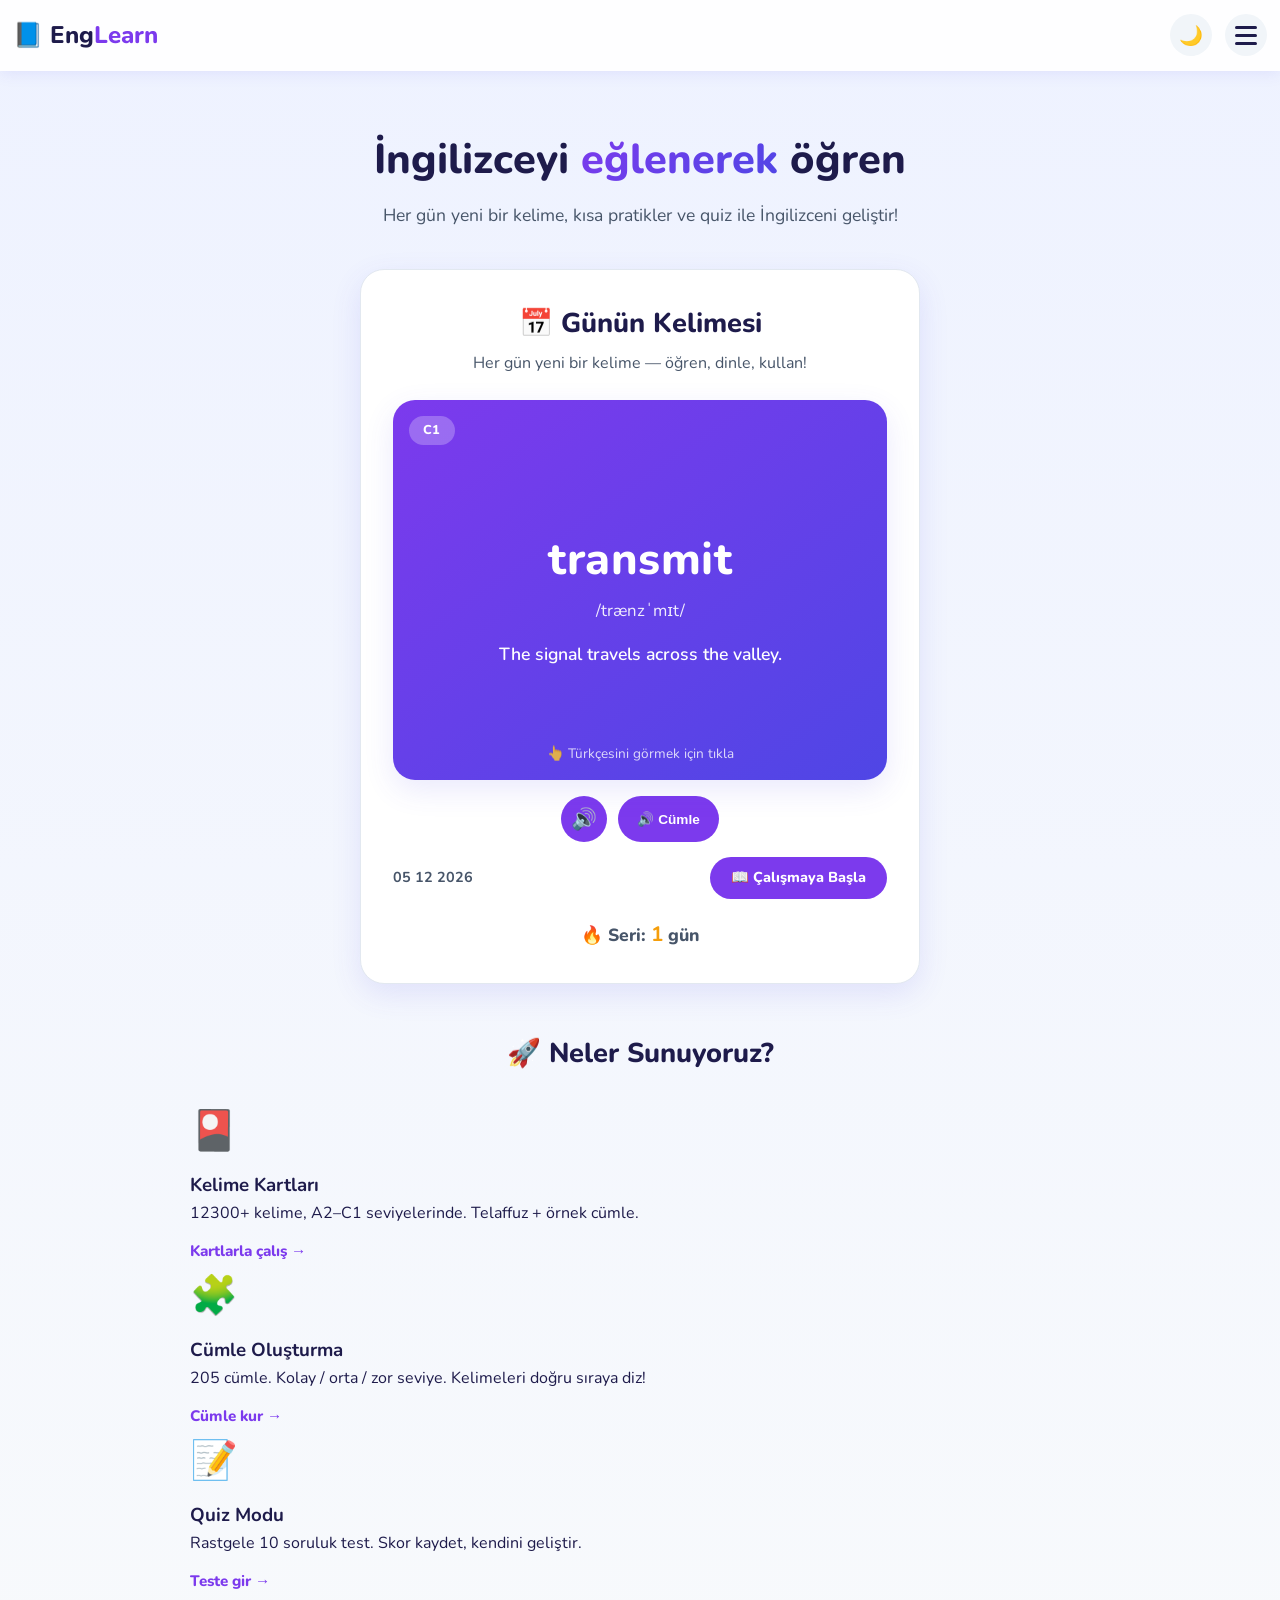
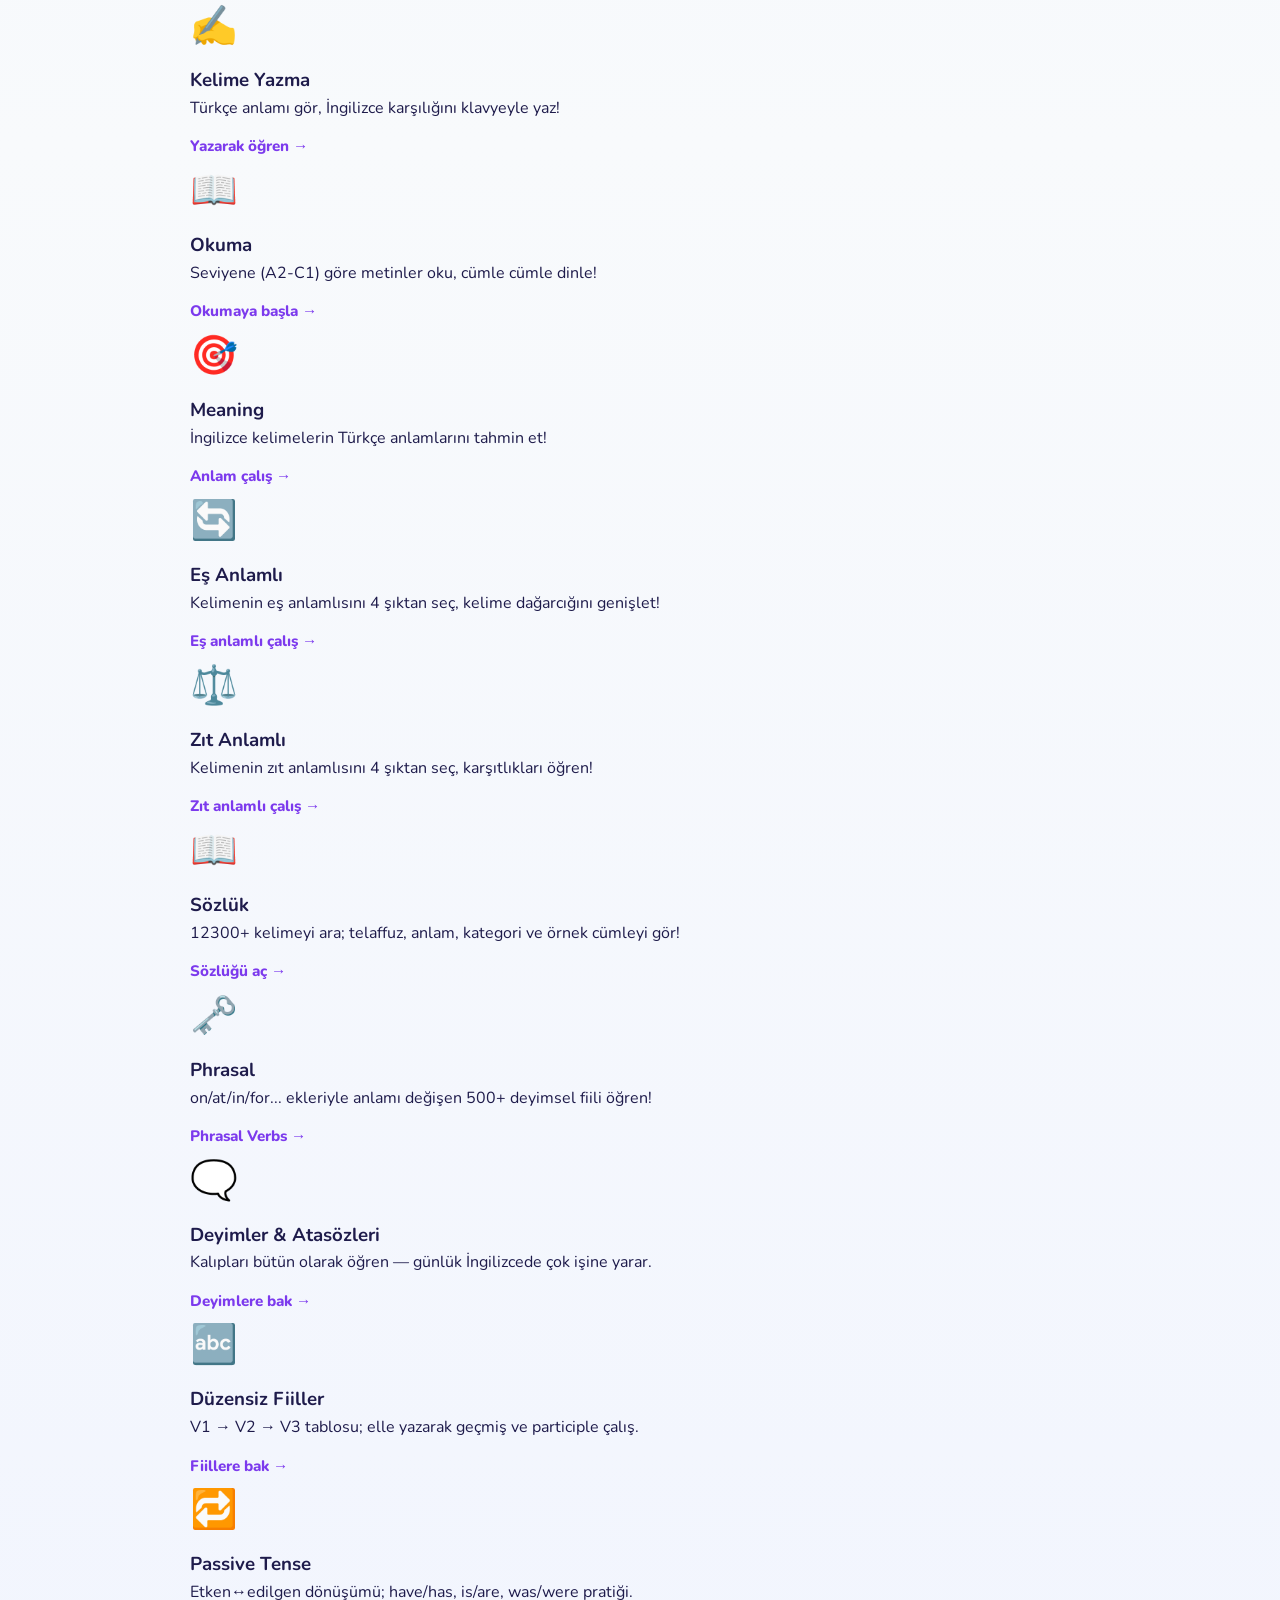
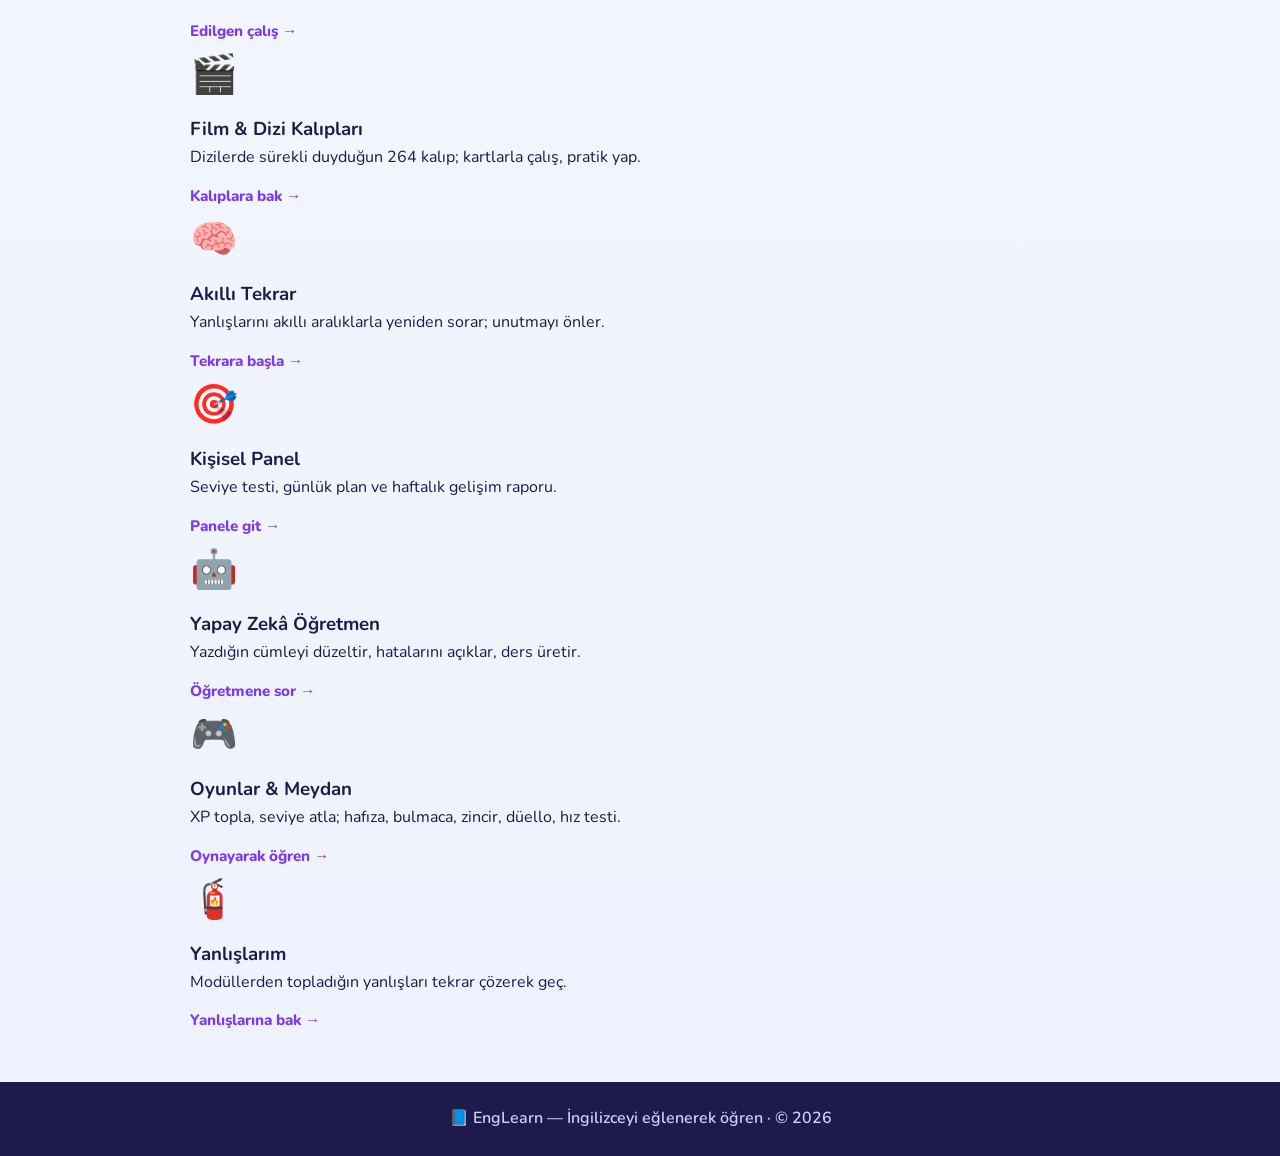
<file: anasayfa.html>
<!DOCTYPE html>
<html lang="tr">
<head>
    <meta charset="UTF-8">
    <meta name="viewport" content="width=device-width, initial-scale=1.0">
    <meta name="description" content="EngLearn — İngilizce öğrenme: Günün kelimesi, kelime kartları, cümle oluşturma ve quiz">
    <title>EngLearn — Anasayfa</title>
    <link rel="preconnect" href="https://fonts.googleapis.com">
    <link rel="preconnect" href="https://fonts.gstatic.com" crossorigin>
    <link href="https://fonts.googleapis.com/css2?family=Nunito:wght@400;600;700;800&display=swap" rel="stylesheet">
    <link rel="manifest" href="manifest.webmanifest">
    <meta name="theme-color" content="#7c3aed">
    <link rel="icon" type="image/png" href="img/favicon-32.png">
    <link rel="apple-touch-icon" href="img/apple-touch-icon.png">
    <meta name="apple-mobile-web-app-capable" content="yes">
    <meta name="mobile-web-app-capable" content="yes">
    <link rel="stylesheet" href="css/style.css?v=64">
    <link rel="stylesheet" href="css/anasayfa.css?v=64">
    <script>
        // Sayfa yüklenmeden tema tercihini uygula (yanıp sönmeyi önler)
        (function () {
            try {
                const kayit = localStorage.getItem('englearn-tema');
                if (kayit === 'dark' || (!kayit && window.matchMedia('(prefers-color-scheme: dark)').matches)) {
                    document.documentElement.setAttribute('data-theme', 'dark');
                }
            } catch (e) { /* localStorage engellenmişse sessizce geç */ }
        })();
    </script>
</head>
<body>

    <!-- ===== HEADER ===== -->
    <header class="navbar">
        <div class="container nav-container">
            <a href="anasayfa.html" class="logo" title="Ana Sayfa">📘 Eng<span>Learn</span></a>
            <div class="nav-sag">
                <nav class="nav-menu" id="nav-menu">
                    <ul class="nav-links">
                        <li><a href="index.html#kartlar">Kelime Kartları</a></li>
                        <li><a href="index.html#cumleler">Cümle Oluşturma</a></li>
                        <li><a href="index.html#passive">🔁 Passive Tense</a></li>
                        <li><a href="index.html#okuma">Okuma</a></li>
                        <li><a href="index.html#quiz">Quiz</a></li>
                        <li><a href="index.html#yazma">Kelime Yazma</a></li>
                        <li><a href="index.html#duzensiz">🔤 Düzensiz Fiiller</a></li>
                        <li><a href="index.html#meaning">Meaning</a></li>
                        <li><a href="index.html#esanlam">Eş Anlamlı</a></li>
                        <li><a href="index.html#zitanlam">Zıt Anlamlı</a></li>
                        <li><a href="index.html#sozluk">Sözlük</a></li>
                        <li><a href="index.html#dinleme">🎧 Dinleme</a></li>
                        <li><a href="index.html#phrasal">Phrasal</a></li>
                        <li><a href="index.html#deyimler" data-tur="deyim">Deyimler</a></li>
                        <li><a href="index.html#deyimler" data-tur="atasozu">Atasözleri</a></li>
                        <li><a href="index.html#filmler">🎬 Film &amp; Dizi</a></li>
                        <li><a href="index.html#tekrar">🧠 Akıllı Tekrar<span id="srs-rozet" class="yanlis-rozet hidden"></span></a></li>
                        <li><a href="index.html#kisisel">🎯 Kişisel Panel</a></li>
                        <li><a href="index.html#ogretmen">🤖 Öğretmen</a></li>
                        <li><a href="index.html#oyunlar">🎮 Oyunlar</a></li>
                        <li><a href="index.html#listem">⭐ Listem</a></li>
                        <li><a href="index.html#yanlislar">Yanlışlarım<span id="yanlis-rozet" class="yanlis-rozet hidden"></span></a></li>
                    </ul>
                </nav>
                <button class="theme-toggle" id="btn-tema" title="Aydınlık/Karanlık mod">🌙</button>
                <button class="menu-toggle" id="btn-menu" aria-label="Kategoriler menüsü" aria-expanded="false" title="Kategoriler">
                    <span></span><span></span><span></span>
                </button>
            </div>
        </div>
    </header>

    <!-- ===== HERO ===== -->
    <section class="hero">
        <div class="container">
            <h1>İngilizceyi <span>eğlenerek</span> öğren</h1>
            <p>Her gün yeni bir kelime, kısa pratikler ve quiz ile İngilizceni geliştir!</p>
        </div>
    </section>

    <!-- ===== GÜNÜN KELİMESİ ===== -->
    <section class="panel gundem-panel">
        <h2>📅 Günün Kelimesi</h2>
        <p class="subtitle">Her gün yeni bir kelime — öğren, dinle, kullan!</p>

        <div class="dwd-flash" id="dwd-flash">
            <div class="dwd-inner">
                <!-- ÖN YÜZ (İngilizce) -->
                <div class="dwd-face dwd-front">
                    <span class="level-badge" id="dwd-seviye">B1</span>
                    <h3 class="dwd-word" id="dwd-kelime">forest</h3>
                    <span class="dwd-pron" id="dwd-telaffuz">/ˈfɒr.ɪst/</span>
                    <p class="dwd-example" id="dwd-ornek">The forest is home to many animals.</p>
                    <span class="dwd-ceviripucu">👆 Türkçesini görmek için tıkla</span>
                </div>

                <!-- ARKA YÜZ (Türkçe) -->
                <div class="dwd-face dwd-back">
                    <span class="level-badge" id="dwd-seviye2">B1</span>
                    <p class="dwd-tr" id="dwd-anlam">orman</p>
                    <p class="dwd-example-tr" id="dwd-ornek-tr">Orman birçok hayvana ev sahipliği yapar.</p>
                    <span class="dwd-ceviripucu">👆 İngilizcesine dönmek için tıkla</span>
                </div>
            </div>
        </div>

        <!-- Ses + tarih + ilerleme -->
        <div class="dwd-controls">
            <div class="dwd-buttons">
                <button class="sound-btn" id="dwd-ses-kelime" title="Kelimeyi dinle">🔊</button>
                <button class="sound-btn small" id="dwd-ses-cumle" title="Örnek cümleyi dinle">🔊 Cümle</button>
            </div>
            <div class="dwd-footer">
                <span class="dwd-tarih" id="dwd-tarih"></span>
                <a href="index.html#kartlar" class="btn btn-primary dwd-oku">📖 Çalışmaya Başla</a>
            </div>
        </div>

        <!-- Günlük seri -->
        <div class="dwd-streak" id="dwd-streak">
            🔥 Seri: <b>0</b> gün
        </div>
    </section>

    <!-- ===== ÖZELLİKLER ===== -->
    <section class="features">
        <div class="container">
            <h2 class="features-title">🚀 Neler Sunuyoruz?</h2>
            <div class="cards">
                <a href="index.html#kartlar" class="card feature-card">
                    <span class="feature-emoji">🎴</span>
                    <h3>Kelime Kartları</h3>
                    <p>12300+ kelime, A2–C1 seviyelerinde. Telaffuz + örnek cümle.</p>
                    <span class="feature-link">Kartlarla çalış →</span>
                </a>
                <a href="index.html#cumleler" class="card feature-card">
                    <span class="feature-emoji">🧩</span>
                    <h3>Cümle Oluşturma</h3>
                    <p>205 cümle. Kolay / orta / zor seviye. Kelimeleri doğru sıraya diz!</p>
                    <span class="feature-link">Cümle kur →</span>
                </a>
                <a href="index.html#quiz" class="card feature-card">
                    <span class="feature-emoji">📝</span>
                    <h3>Quiz Modu</h3>
                    <p>Rastgele 10 soruluk test. Skor kaydet, kendini geliştir.</p>
                    <span class="feature-link">Teste gir →</span>
                </a>
                <a href="index.html#yazma" class="card feature-card">
                    <span class="feature-emoji">✍️</span>
                    <h3>Kelime Yazma</h3>
                    <p>Türkçe anlamı gör, İngilizce karşılığını klavyeyle yaz!</p>
                    <span class="feature-link">Yazarak öğren →</span>
                </a>
                <a href="index.html#okuma" class="card feature-card">
                    <span class="feature-emoji">📖</span>
                    <h3>Okuma</h3>
                    <p>Seviyene (A2-C1) göre metinler oku, cümle cümle dinle!</p>
                    <span class="feature-link">Okumaya başla →</span>
                </a>
                <a href="index.html#meaning" class="card feature-card">
                    <span class="feature-emoji">🎯</span>
                    <h3>Meaning</h3>
                    <p>İngilizce kelimelerin Türkçe anlamlarını tahmin et!</p>
                    <span class="feature-link">Anlam çalış →</span>
                </a>
                <a href="index.html#esanlam" class="card feature-card">
                    <span class="feature-emoji">🔄</span>
                    <h3>Eş Anlamlı</h3>
                    <p>Kelimenin eş anlamlısını 4 şıktan seç, kelime dağarcığını genişlet!</p>
                    <span class="feature-link">Eş anlamlı çalış →</span>
                </a>
                <a href="index.html#zitanlam" class="card feature-card">
                    <span class="feature-emoji">⚖️</span>
                    <h3>Zıt Anlamlı</h3>
                    <p>Kelimenin zıt anlamlısını 4 şıktan seç, karşıtlıkları öğren!</p>
                    <span class="feature-link">Zıt anlamlı çalış →</span>
                </a>
                <a href="index.html#sozluk" class="card feature-card">
                    <span class="feature-emoji">📖</span>
                    <h3>Sözlük</h3>
                    <p>12300+ kelimeyi ara; telaffuz, anlam, kategori ve örnek cümleyi gör!</p>
                    <span class="feature-link">Sözlüğü aç →</span>
                </a>
                <a href="index.html#phrasal" class="card feature-card">
                    <span class="feature-emoji">🗝️</span>
                    <h3>Phrasal</h3>
                    <p>on/at/in/for... ekleriyle anlamı değişen 500+ deyimsel fiili öğren!</p>
                    <span class="feature-link">Phrasal Verbs →</span>
                </a>
                <a href="index.html#deyimler" class="card feature-card">
                    <span class="feature-emoji">🗨️</span>
                    <h3>Deyimler &amp; Atasözleri</h3>
                    <p>Kalıpları bütün olarak öğren — günlük İngilizcede çok işine yarar.</p>
                    <span class="feature-link">Deyimlere bak →</span>
                </a>
                <a href="index.html#duzensiz" class="card feature-card">
                    <span class="feature-emoji">🔤</span>
                    <h3>Düzensiz Fiiller</h3>
                    <p>V1 → V2 → V3 tablosu; elle yazarak geçmiş ve participle çalış.</p>
                    <span class="feature-link">Fiillere bak →</span>
                </a>
                <a href="index.html#passive" class="card feature-card">
                    <span class="feature-emoji">🔁</span>
                    <h3>Passive Tense</h3>
                    <p>Etken↔edilgen dönüşümü; have/has, is/are, was/were pratiği.</p>
                    <span class="feature-link">Edilgen çalış →</span>
                </a>
                <a href="index.html#filmler" class="card feature-card">
                    <span class="feature-emoji">🎬</span>
                    <h3>Film &amp; Dizi Kalıpları</h3>
                    <p>Dizilerde sürekli duyduğun 264 kalıp; kartlarla çalış, pratik yap.</p>
                    <span class="feature-link">Kalıplara bak →</span>
                </a>
                <a href="index.html#tekrar" class="card feature-card">
                    <span class="feature-emoji">🧠</span>
                    <h3>Akıllı Tekrar</h3>
                    <p>Yanlışlarını akıllı aralıklarla yeniden sorar; unutmayı önler.</p>
                    <span class="feature-link">Tekrara başla →</span>
                </a>
                <a href="index.html#kisisel" class="card feature-card">
                    <span class="feature-emoji">🎯</span>
                    <h3>Kişisel Panel</h3>
                    <p>Seviye testi, günlük plan ve haftalık gelişim raporu.</p>
                    <span class="feature-link">Panele git →</span>
                </a>
                <a href="index.html#ogretmen" class="card feature-card">
                    <span class="feature-emoji">🤖</span>
                    <h3>Yapay Zekâ Öğretmen</h3>
                    <p>Yazdığın cümleyi düzeltir, hatalarını açıklar, ders üretir.</p>
                    <span class="feature-link">Öğretmene sor →</span>
                </a>
                <a href="index.html#oyunlar" class="card feature-card">
                    <span class="feature-emoji">🎮</span>
                    <h3>Oyunlar &amp; Meydan</h3>
                    <p>XP topla, seviye atla; hafıza, bulmaca, zincir, düello, hız testi.</p>
                    <span class="feature-link">Oynayarak öğren →</span>
                </a>
                <a href="index.html#yanlislar" class="card feature-card">
                    <span class="feature-emoji">🧯</span>
                    <h3>Yanlışlarım</h3>
                    <p>Modüllerden topladığın yanlışları tekrar çözerek geç.</p>
                    <span class="feature-link">Yanlışlarına bak →</span>
                </a>
            </div>
        </div>
    </section>

    <!-- ===== FOOTER ===== -->
    <footer class="footer">
        <div class="container">
            <p>📘 EngLearn — İngilizceyi eğlenerek öğren · © 2026</p>
        </div>
    </footer>

    <script src="js/data-words.js?v=64" defer></script>
    <script src="js/data-ek-kelimeler.js?v=64" defer></script>
    <script src="js/data-ek-2.js?v=64" defer></script>
    <script src="js/data-ek-3.js?v=64" defer></script>
    <script src="js/data-ek-4.js?v=64" defer></script>
    <script src="js/data-ek-5.js?v=64" defer></script>
    <script src="js/data-ek-6.js?v=64" defer></script>
    <script src="js/data-deyimler.js?v=64" defer></script>
    <script src="js/data-b1-ek-50.js?v=64" defer></script>
    <script src="js/data-words-b1.js?v=64" defer></script>
    <script src="js/data-words-c1.js?v=64" defer></script>
    <script src="js/data-filler-a2-1.js?v=64" defer></script>
    <script src="js/data-filler-a2-2.js?v=64" defer></script>
    <script src="js/data-filler-a2-3.js?v=64" defer></script>
    <script src="js/data-filler-a2-4.js?v=64" defer></script>
    <script src="js/data-filler-b1-1.js?v=64" defer></script>
    <script src="js/data-filler-b1-2.js?v=64" defer></script>
    <script src="js/data-filler-b1-3.js?v=64" defer></script>
    <script src="js/data-filler-b1-4.js?v=64" defer></script>
    <script src="js/data-filler-b1-5.js?v=64" defer></script>
    <script src="js/data-filler-a2b1-6.js?v=64" defer></script>
    <script src="js/data-filler-b1b2-7.js?v=64" defer></script>
    <script src="js/data-filler-b1b2-8.js?v=64" defer></script>
    <script src="js/data-filler-b1b2-9.js?v=64" defer></script>
    <script src="js/data-filler-b1b2-10.js?v=64" defer></script>
    <script src="js/data-filler-b1b2-11.js?v=64" defer></script>
    <script src="js/data-filler-b2-12.js?v=64" defer></script>
    <script src="js/data-filler-b2c1-13.js?v=64" defer></script>
    <script src="js/data-filler-b2c1-14.js?v=64" defer></script>
    <script src="js/data-filler-c1-15.js?v=64" defer></script>
    <script src="js/data-filler-c1-16.js?v=64" defer></script>
    <script src="js/data-filler-b2c1-17.js?v=64" defer></script>
    <script src="js/data-filler-b2c1-18.js?v=64" defer></script>
    <script src="js/data-filler-c1-19.js?v=64" defer></script>
    <script src="js/data-filler-b2c1-20.js?v=64" defer></script>
    <script src="js/data-filler-b2c1-21.js?v=64" defer></script>
    <script src="js/data-filler-c1-22.js?v=64" defer></script>
    <script src="js/data-filler-c1-23.js?v=64" defer></script>
    <script src="js/data-filler-c1-24.js?v=64" defer></script>
    <script src="js/data-filler-c1-25.js?v=64" defer></script>
    <script src="js/data-filler-c1-26.js?v=64" defer></script>
    <script src="js/data-filler-c1-27.js?v=64" defer></script>
    <script src="js/data-filler-c1-28.js?v=64" defer></script>
    <script src="js/data-filler-c1-29.js?v=64" defer></script>
    <script src="js/data-filler-c1-30.js?v=64" defer></script>
    <script src="js/data-filler-b2-1.js?v=64" defer></script>
    <script src="js/data-filler-b2-2.js?v=64" defer></script>
    <script src="js/data-filler-b2-3.js?v=64" defer></script>
    <script src="js/data-filler-b2-4.js?v=64" defer></script>
    <script src="js/data-filler-b2-5.js?v=64" defer></script>
    <script src="js/data-filler-c1-1.js?v=64" defer></script>
    <script src="js/data-filler-c1-2.js?v=64" defer></script>
    <script src="js/data-filler-c1-3.js?v=64" defer></script>
    <script src="js/data-filler-c1-4.js?v=64" defer></script>
    <script src="js/data-filler-c1-5.js?v=64" defer></script>
    <script src="js/pwa.js?v=64" defer></script>
    <script src="js/nav.js?v=64" defer></script>
    <script src="js/duplikat-temizle.js?v=64" defer></script>
    <script src="js/duplikat-ailesi.js?v=64" defer></script>
    <script src="js/anasayfa.js?v=64" defer></script>
</body>
</html>
</file>
<file: css/style.css>
﻿/* ==================================================
   EngLearn â€” Ä°ngilizce Ã–ÄŸrenme Sitesi
   ================================================== */

:root {
    --mor: #7c3aed;
    --mor-acik: #8b5cf6;
    --mor-koyu: #6d28d9;
    --indigo: #4f46e5;
    --yesil: #10b981;
    --yesil-koyu: #059669;
    --kirmizi: #ef4444;
    --kirmizi-koyu: #dc2626;
    --sari: #f59e0b;
    --koyu: #1e1b4b;
    --gri: #475569;          /* kontrast 4.4:1 -> 7.5:1 (WCAG AA) */
    --gri-acik: #f1f5f9;
    --beyaz: #ffffff;
    --yumusak-golge: 0 10px 30px rgba(79, 70, 229, 0.12);
    --arka-plan: linear-gradient(180deg, #eef2ff 0%, #f8fafc 40%, #eef2ff 100%);
    --panel-sinir: #e2e8f0;
    --input-golge: rgba(37, 99, 235, 0.2);
}

/* ===== DARK MODE ===== */
[data-theme="dark"] {
    --mor: #a78bfa;
    --mor-acik: #c4b5fd;
    --mor-koyu: #8b5cf6;
    --indigo: #818cf8;
    --yesil: #34d399;
    --yesil-koyu: #6ee7b7;
    --kirmizi: #f87171;
    --kirmizi-koyu: #fca5a5;
    --sari: #fbbf24;
    --koyu: #e2e8f0;
    --gri: #b6c2d4;          /* koyu temada kontrast ~10:1 */
    --gri-acik: #1e293b;
    --beyaz: #0f172a;
    --yumusak-golge: 0 10px 30px rgba(0, 0, 0, 0.4);
    --arka-plan: linear-gradient(180deg, #0f172a 0%, #1e293b 50%, #0f172a 100%);
    --panel-sinir: #334155;
    --input-golge: rgba(167, 139, 250, 0.3);
}

* {
    margin: 0;
    padding: 0;
    box-sizing: border-box;
}

html {
    scroll-behavior: smooth;
}

html {
    color-scheme: light;
}

html[data-theme="dark"] {
    color-scheme: dark;
}

body {
    font-family: 'Nunito', 'Segoe UI', Tahoma, sans-serif;
    background: var(--arka-plan);
    color: var(--koyu);
    line-height: 1.6;
    min-height: 100vh;
    transition: background 0.3s ease, color 0.3s ease;
}

.container {
    width: 92%;
    max-width: 900px;
    margin: 0 auto;
}

/* ===== SES SEÃ‡Ä°CÄ° ===== */
.ses-secici-bar {
    padding: 0.9rem 0 0.3rem;
}

.ses-secici-container {
    display: flex;
    align-items: center;
    justify-content: center;
    gap: 0.8rem;
    flex-wrap: wrap;
}

.ses-etiket {
    font-weight: 800;
    color: var(--koyu);
    font-size: 1rem;
}

.ses-secici {
    display: flex;
    gap: 0.4rem;
    background: var(--beyaz);
    border: 2px solid var(--panel-sinir);
    border-radius: 30px;
    padding: 0.3rem;
    box-shadow: var(--yumusak-golge);
}

.ses-chip {
    border: none;
    background: transparent;
    padding: 0.45rem 1rem;
    border-radius: 30px;
    font-weight: 800;
    font-size: 0.9rem;
    font-family: inherit;
    cursor: pointer;
    color: var(--gri);
    transition: all 0.25s;
}

.ses-chip:hover {
    color: var(--mor);
}

.ses-chip.active {
    background: var(--mor);
    color: var(--beyaz);
    box-shadow: 0 4px 12px rgba(124, 58, 237, 0.35);
}

.ses-test-btn {
    border: 2px solid var(--yesil);
    background: var(--beyaz);
    color: var(--yesil-koyu);
    padding: 0.45rem 1.1rem;
    border-radius: 30px;
    font-weight: 800;
    font-size: 0.9rem;
    font-family: inherit;
    cursor: pointer;
    transition: all 0.25s;
}

.ses-test-btn:hover {
    background: var(--yesil);
    color: var(--beyaz);
    transform: scale(1.05);
}

/* ===== NAVÄ°GASYON ===== */
.navbar {
    background: rgba(255, 255, 255, 0.9);
    backdrop-filter: blur(10px);
    position: sticky;
    top: 0;
    z-index: 100;
    box-shadow: 0 2px 15px rgba(79, 70, 229, 0.1);
}

/* Navbar'Ä± tamamen geniÅŸlettik: EkranÄ±n neredeyse tamamÄ±nÄ± kullanarak sÄ±kÄ±ÅŸmayÄ± Ã¶nler */
.navbar .container {
    max-width: none !important;
    width: 98% !important;
}

[data-theme="dark"] .navbar {
    background: rgba(15, 23, 42, 0.9);
    box-shadow: 0 2px 15px rgba(0, 0, 0, 0.4);
}

/* Tema (dark mode) dÃ¼ÄŸmesi */
.theme-toggle {
    border: none;
    background: var(--gri-acik);
    color: var(--koyu);
    font-size: 1.2rem;
    width: 42px;
    height: 42px;
    border-radius: 50%;
    cursor: pointer;
    transition: all 0.3s;
    flex: none;
}

.theme-toggle:hover {
    background: var(--mor);
    color: var(--beyaz);
    transform: rotate(20deg) scale(1.1);
}

.nav-container {
    display: flex;
    justify-content: space-between;
    align-items: center;
    padding: 0.9rem 0;
    gap: 1rem;
}

/* SaÄŸ grup: kategoriler + tema dÃ¼ÄŸmesi (en saÄŸda, bitiÅŸik) */
.nav-sag {
    position: relative;
    display: flex;
    align-items: center;
    gap: 0.8rem;
    min-width: 0;
    flex: 1;
    justify-content: flex-end;
}

.logo {
    font-size: 1.5rem;
    font-weight: 800;
    text-decoration: none;
    color: var(--koyu);
}

.logo span {
    color: var(--mor);
}

.nav-links {
    list-style: none;
    display: flex;
    gap: 0.55rem;
    flex-wrap: nowrap;
}

.nav-links a {
    text-decoration: none;
    color: var(--gri);
    font-weight: 700;
    padding: 0.45rem 0.85rem;
    border-radius: 30px;
    white-space: nowrap;
    transition: all 0.25s;
}

.nav-links a:hover,
.nav-links a.active {
    background: var(--mor);
    color: var(--beyaz);
}

/* ===== HAMBURGER (3 Ã‡Ä°ZGÄ°) MENÃœ ===== */
.menu-toggle {
    display: flex;
    flex-direction: column;
    justify-content: center;
    gap: 5px;
    width: 42px;
    height: 42px;
    padding: 10px;
    border: none;
    border-radius: 50%;
    background: var(--gri-acik);
    cursor: pointer;
    flex: none;
    transition: background 0.3s;
}

.menu-toggle span {
    display: block;
    height: 3px;
    width: 100%;
    border-radius: 3px;
    background: var(--koyu);
    transition: transform 0.3s, opacity 0.3s;
}

.menu-toggle:hover {
    background: var(--mor);
}

.menu-toggle:hover span {
    background: var(--beyaz);
}

/* AÃ§Ä±kken Ã§izgiler "X" olur */
.navbar.menu-acik .menu-toggle span:nth-child(1) {
    transform: translateY(8px) rotate(45deg);
}
.navbar.menu-acik .menu-toggle span:nth-child(2) {
    opacity: 0;
}
.navbar.menu-acik .menu-toggle span:nth-child(3) {
    transform: translateY(-8px) rotate(-45deg);
}

/* AÃ§Ä±lÄ±r kategori menÃ¼sÃ¼ â€” varsayÄ±lan kapalÄ± */
.nav-menu {
    position: absolute;
    top: calc(100% + 0.6rem);
    right: 0;
    background: rgba(255, 255, 255, 0.98);
    backdrop-filter: blur(10px);
    border: 1px solid var(--panel-sinir);
    border-radius: 16px;
    box-shadow: 0 15px 40px rgba(79, 70, 229, 0.2);
    padding: 0.6rem;
    min-width: 230px;
    display: none;
    z-index: 200;
}

[data-theme="dark"] .nav-menu {
    background: rgba(15, 23, 42, 0.98);
    box-shadow: 0 15px 40px rgba(0, 0, 0, 0.5);
}

.nav-menu .nav-links {
    flex-direction: column;
    flex-wrap: nowrap;
    gap: 0.25rem;
}

.nav-menu .nav-links a {
    display: block;
    width: 100%;
    padding: 0.6rem 0.9rem;
    border-radius: 10px;
}

/* MenÃ¼ aÃ§Ä±kken gÃ¶rÃ¼nÃ¼r */
.navbar.menu-acik .nav-menu {
    display: block;
    animation: menu-gir 0.22s ease both;
}

@keyframes menu-gir {
    from { opacity: 0; transform: translateY(-10px); }
    to   { opacity: 1; transform: translateY(0); }
}

/* ===== GENÄ°Å EKRAN (â‰¥1024px) =====
   Kategoriler HER ZAMAN hamburger menÃ¼nÃ¼n iÃ§inde kalÄ±r; geniÅŸ ekranda
   yalnÄ±zca aÃ§Ä±lÄ±r panel geniÅŸler ve iki sÃ¼tuna bÃ¶lÃ¼nÃ¼r (uzun listeyi
   tek sÃ¼tunda kaydÄ±rmaktansa daha az dikey yer kaplar). */
@media (min-width: 1024px) {
    .nav-menu {
        min-width: 460px;
        padding: 0.75rem;
    }
    .nav-menu .nav-links {
        display: grid;
        grid-template-columns: repeat(2, minmax(0, 1fr));
        gap: 0.3rem;
    }
    .nav-menu .nav-links a {
        font-size: 0.9rem;
        white-space: nowrap;
        overflow: hidden;
        text-overflow: ellipsis;
    }
    /* UyarÄ± rozeti iki sÃ¼tunda da saÄŸa yaslÄ± kalsÄ±n */
    .nav-menu .nav-links a .yanlis-rozet {
        position: absolute;
        right: 0.55rem;
    }
    .nav-menu .nav-links a {
        position: relative;
        padding-right: 1.9rem;
    }
}

/* ===== HERO ===== */
.hero {
    text-align: center;
    padding: 3.5rem 0 2.5rem;
}

.badge {
    display: inline-block;
    background: linear-gradient(135deg, var(--mor), var(--indigo));
    color: var(--beyaz);
    padding: 0.35rem 1.2rem;
    border-radius: 30px;
    font-weight: 700;
    font-size: 0.9rem;
    margin-bottom: 1rem;
    box-shadow: var(--yumusak-golge);
}

.hero h1 {
    font-size: 2.6rem;
    font-weight: 800;
    margin-bottom: 0.5rem;
    animation: yukari-gel 0.8s ease both;
}

@keyframes yukari-gel {
    from { opacity: 0; transform: translateY(25px); }
    to   { opacity: 1; transform: translateY(0); }
}

.badge {
    animation: yukari-gel 0.8s ease both;
    display: inline-block;
    background: linear-gradient(135deg, var(--mor), var(--indigo));
    color: var(--beyaz);
    padding: 0.35rem 1.2rem;
    border-radius: 30px;
    font-weight: 700;
    font-size: 0.9rem;
    margin-bottom: 1rem;
    box-shadow: var(--yumusak-golge);
}

.hero h1 span {
    background: linear-gradient(135deg, var(--mor), var(--indigo));
    -webkit-background-clip: text;
    background-clip: text;
    -webkit-text-fill-color: transparent;
}

.hero p {
    color: var(--gri);
    font-size: 1.1rem;
    animation: yukari-gel 0.8s ease 0.2s both;
}

/* ===== PANELLER ===== */
.main-content {
    padding-bottom: 4rem;
}

.panel {
    background: var(--beyaz);
    border-radius: 24px;
    padding: 2rem;
    box-shadow: var(--yumusak-golge);
    margin-bottom: 2rem;
    border: 1px solid var(--panel-sinir);
    display: none;
}

.panel.active-panel {
    display: block;
    animation: gir 0.4s ease;
}

@keyframes gir {
    from { opacity: 0; transform: translateY(15px); }
    to   { opacity: 1; transform: translateY(0); }
}

.panel h2 {
    font-size: 1.7rem;
    font-weight: 800;
    text-align: center;
    margin-bottom: 0.3rem;
}

.subtitle {
    text-align: center;
    color: var(--gri);
    margin-bottom: 1.5rem;
}

.subtitle em {
    font-style: normal;
    font-weight: 700;
    color: var(--mor);
}

/* ===== FÄ°LTRELER ===== */
.filters {
    display: flex;
    flex-wrap: wrap;
    gap: 1.2rem;
    justify-content: center;
    align-items: flex-end;
    margin-bottom: 1.8rem;
}

.filter-group label,
.filter-group .filtre-etiket {
    display: block;
    font-weight: 700;
    font-size: 0.85rem;
    margin-bottom: 0.4rem;
    color: var(--gri);
}

.chips {
    display: flex;
    gap: 0.4rem;
}

.chip {
    border: none;
    background: var(--gri-acik);
    padding: 0.45rem 1.1rem;
    border-radius: 30px;
    font-weight: 700;
    cursor: pointer;
    transition: all 0.2s;
    font-family: inherit;
    color: var(--gri);
}

.chip:hover {
    background: var(--panel-sinir);
}

.chip.active {
    background: var(--mor);
    color: var(--beyaz);
}

select {
    font-family: inherit;
    padding: 0.5rem 1rem;
    border: 2px solid var(--panel-sinir);
    border-radius: 12px;
    font-weight: 600;
    color: var(--koyu);
    background: var(--beyaz);
    cursor: pointer;
    outline: none;
}

select:focus {
    border-color: var(--mor);
}

/* ===== FLASHCARD ===== */
.cardboard {
    max-width: 560px;
    margin: 0 auto;
}

.flashcard {
    perspective: 1200px;
    height: 320px;
    cursor: pointer;
    margin-bottom: 1.2rem;
}

.card-inner {
    position: relative;
    width: 100%;
    height: 100%;
    transform-style: preserve-3d;
    transition: transform 0.6s cubic-bezier(0.4, 0.2, 0.2, 1);
}

.flashcard.flipped .card-inner {
    transform: rotateY(180deg);
}

.card-face {
    position: absolute;
    width: 100%;
    height: 100%;
    backface-visibility: hidden;
    border-radius: 22px;
    display: flex;
    flex-direction: column;
    align-items: center;
    justify-content: center;
    padding: 1.5rem;
    text-align: center;
}

.card-front {
    background: linear-gradient(145deg, var(--mor), var(--indigo));
    color: var(--beyaz);
    box-shadow: 0 15px 40px rgba(124, 58, 237, 0.35);
}

.card-front .word {
    font-size: 2.6rem;
    font-weight: 800;
    margin: 1rem 0 0.2rem;
}

.card-front .pron {
    font-size: 1.1rem;
    opacity: 0.9;
}

.card-front .hint {
    margin-top: 1rem;
    font-size: 0.9rem;
    opacity: 0.8;
    animation: nabz 2s infinite;
}

/* ===== SES BUTONLARI ===== */
.sound-btn {
    background: rgba(255, 255, 255, 0.3);
    color: var(--beyaz);
    border: none;
    border-radius: 50%;
    width: 46px;
    height: 46px;
    font-size: 1.3rem;
    cursor: pointer;
    margin-top: 0.8rem;
    transition: all 0.25s;
}

.sound-btn:hover {
    background: var(--beyaz);
    color: var(--mor);
    transform: scale(1.15);
}

.sound-btn.small {
    margin-top: 1rem;
    font-size: 0.85rem;
    font-weight: 700;
    display: inline-flex;
    align-items: center;
    gap: 0.3rem;
    border-radius: 30px;
    padding: 0.5rem 1.2rem;
    width: auto;
    height: auto;
}

.card-back .sound-btn.small {
    background: var(--mor);
    color: var(--beyaz);
}

.card-back .sound-btn.small:hover {
    background: var(--mor-koyu);
    color: var(--beyaz);
    transform: translateY(-2px);
}

.prompt-sound {
    background: var(--sari);
    color: var(--beyaz);
    border: none;
    border-radius: 30px;
    font-size: 0.85rem;
    font-weight: 700;
    cursor: pointer;
    padding: 0.45rem 1.1rem;
    margin-top: 0.7rem;
    transition: all 0.25s;
    display: inline-flex;
    align-items: center;
    gap: 0.3rem;
    position: relative;
    z-index: 5;
}

.prompt-sound:hover {
    background: var(--yesil);
    transform: scale(1.05);
}

@keyframes nabz {
    0%, 100% { opacity: 0.6; }
    50%      { opacity: 1; }
}

.card-back {
    background: linear-gradient(145deg, var(--beyaz), #f5f3ff);
    transform: rotateY(180deg);
    border: 2px solid #ddd6fe;
    box-shadow: 0 15px 40px rgba(124, 58, 237, 0.22);
}

[data-theme="dark"] .card-back {
    background: linear-gradient(145deg, #1e293b, #1e1b4b);
    border-color: #4c1d95;
}

.card-back .word-tr {
    font-size: 2.2rem;
    font-weight: 800;
    color: var(--mor);
    margin: 1rem 0 0.8rem;
}

.card-back .example {
    font-size: 1.05rem;
    font-weight: 600;
    color: var(--koyu);
    margin-bottom: 0.3rem;
}

.card-back .example-tr {
    font-size: 0.95rem;
    color: var(--gri);
    font-style: italic;
}

.level-badge,
.cat-badge {
    position: absolute;
    top: 1rem;
    padding: 0.25rem 0.8rem;
    border-radius: 30px;
    font-size: 0.8rem;
    font-weight: 800;
}

.card-front .level-badge,
.card-front .cat-badge {
    background: rgba(255, 255, 255, 0.25);
}

.card-back .level-badge {
    background: var(--mor);
    color: var(--beyaz);
    left: 1rem;
}

.level-badge,
.card-front .cat-badge {
    left: 1rem;
}

.card-front .cat-badge {
    right: 1rem;
    left: auto;
}

/* ===== KONTROLLER ===== */
.controls {
    display: flex;
    align-items: center;
    gap: 1rem;
    margin-bottom: 1rem;
}

.ctrl-btn {
    width: 48px;
    height: 48px;
    border: none;
    border-radius: 50%;
    background: var(--gri-acik);
    font-size: 1.2rem;
    cursor: pointer;
    transition: all 0.2s;
}

.ctrl-btn:hover {
    background: var(--mor);
    transform: scale(1.1);
}

.progress-box {
    flex: 1;
    display: flex;
    align-items: center;
    gap: 0.8rem;
}

.progress-bar {
    flex: 1;
    height: 10px;
    background: var(--gri-acik);
    border-radius: 30px;
    overflow: hidden;
}

.progress-fill {
    height: 100%;
    width: 0%;
    background: linear-gradient(90deg, var(--yesil), var(--indigo));
    border-radius: 30px;
    transition: width 0.4s ease;
}

.counter {
    font-weight: 800;
    color: var(--gri);
    min-width: 60px;
    text-align: center;
}

.known-buttons {
    display: flex;
    gap: 1rem;
    margin-bottom: 1rem;
}

/* ===== BUTONLAR ===== */
.btn {
    flex: 1;
    border: none;
    padding: 0.85rem 1rem;
    border-radius: 14px;
    font-weight: 800;
    font-size: 1rem;
    font-family: inherit;
    cursor: pointer;
    transition: all 0.25s;
}

.btn:active {
    transform: scale(0.97);
}

.btn-unknown {
    background: #fee2e2;
    color: var(--kirmizi-koyu);
}

/* Koyu temada aÃ§Ä±k pembe zemin + aÃ§Ä±k pembe yazÄ± ~1.2:1 kalÄ±yordu.
   Zemin koyulaÅŸtÄ±rÄ±ldÄ±, yazÄ± aynÄ±; oran ~8:1'e Ã§Ä±kar. */
[data-theme="dark"] .btn-unknown,
[data-theme="dark"] .btn-reset {
    background: rgba(239, 68, 68, 0.20);
    color: #fca5a5;
}

[data-theme="dark"] .btn-known {
    background: rgba(16, 185, 129, 0.20);
    color: #6ee7b7;
}

.btn-unknown:hover {
    background: var(--kirmizi);
    color: var(--beyaz);
}

.btn-known {
    background: #d1fae5;
    color: var(--yesil-koyu);
}

.btn-known:hover {
    background: var(--yesil);
    color: var(--beyaz);
}

.btn-shuffle {
    background: var(--gri-acik);
    color: var(--koyu);
    flex: 1;
}

.btn-shuffle:hover {
    background: var(--koyu);
    color: var(--beyaz);
}

.shuffle-row {
    display: flex;
    gap: 0.8rem;
}

.btn-reset {
    background: #fee2e2;
    color: var(--kirmizi-koyu);
    flex: 1;
}

.btn-reset:hover {
    background: var(--kirmizi);
    color: var(--beyaz);
}

/* ===== Ä°STATÄ°STÄ°K ===== */
.stats {
    display: flex;
    justify-content: center;
    gap: 1.5rem;
    margin: 1rem 0 0.8rem;
    color: var(--gri);
    font-size: 0.95rem;
}

.stats b {
    color: var(--koyu);
}

/* ===== CÃœMLE OLUÅTURMA ===== */
.builder {
    max-width: 640px;
    margin: 0 auto;
    text-align: center;
}

/* Zorluk seviyesi filtresi */
.difficulty-filter {
    display: flex;
    align-items: center;
    justify-content: center;
    gap: 0.8rem;
    flex-wrap: wrap;
    margin-bottom: 1.4rem;
}

.diff-label {
    font-weight: 800;
    color: var(--koyu);
    font-size: 0.95rem;
}

.diff-buttons {
    display: flex;
    gap: 0.45rem;
    flex-wrap: wrap;
    justify-content: center;
}

.diff-chip {
    border: none;
    background: var(--gri-acik);
    color: var(--gri);
    padding: 0.5rem 1.1rem;
    border-radius: 30px;
    font-weight: 800;
    font-size: 0.9rem;
    font-family: inherit;
    cursor: pointer;
    transition: all 0.25s;
}

.diff-chip:hover {
    transform: translateY(-2px);
}

/* Seviyeye Ã¶zel renkler */
.diff-chip[data-difficulty="all"].active {
    background: var(--mor);
    color: var(--beyaz);
    box-shadow: 0 4px 12px rgba(124, 58, 237, 0.35);
}

.diff-chip[data-difficulty="1"].active {
    background: var(--yesil);
    color: var(--beyaz);
    box-shadow: 0 4px 12px rgba(16, 185, 129, 0.35);
}

.diff-chip[data-difficulty="2"].active {
    background: var(--sari);
    color: var(--beyaz);
    box-shadow: 0 4px 12px rgba(245, 158, 11, 0.35);
}

.diff-chip[data-difficulty="3"].active {
    background: var(--kirmizi);
    color: var(--beyaz);
    box-shadow: 0 4px 12px rgba(239, 68, 68, 0.35);
}

.diff-chip:hover:not(.active) {
    background: #e2e8f0;
    color: var(--koyu);
}

.tr-prompt {
    background: linear-gradient(135deg, #fef3c7, #fde68a);
    border-radius: 16px;
    padding: 1.4rem;
    margin-bottom: 1.4rem;
    box-shadow: var(--yumusak-golge);
    position: relative;
    display: flex;
    flex-direction: column;
    align-items: center;
}

[data-theme="dark"] .tr-prompt {
    background: linear-gradient(135deg, #3f3414, #4a4018);
}

[data-theme="dark"] .tr-prompt p {
    color: #fde68a;
}

[data-theme="dark"] .tip {
    background: rgba(15, 23, 42, 0.6);
    color: #fbbf24;
}

.tr-flag {
    font-size: 1.6rem;
    display: block;
    margin-bottom: 0.4rem;
}

.tr-prompt p {
    font-size: 1.3rem;
    font-weight: 800;
    color: var(--koyu);
}

.tip {
    position: absolute;
    top: 0.8rem;
    right: 1rem;
    font-size: 0.8rem;
    font-weight: 700;
    background: rgba(255, 255, 255, 0.7);
    padding: 0.2rem 0.7rem;
    border-radius: 30px;
    color: var(--sari);
}

/* Kelime havuzu */
.word-pool {
    display: flex;
    flex-wrap: wrap;
    gap: 0.6rem;
    justify-content: center;
    margin-bottom: 1.4rem;
    min-height: 60px;
}

.pool-word {
    background: var(--beyaz);
    border: 2px solid #ddd6fe;
    padding: 0.55rem 1rem;
    border-radius: 12px;
    font-weight: 800;
    font-size: 1.05rem;
    cursor: pointer;
    transition: all 0.2s;
    color: var(--mor);
    user-select: none;
    box-shadow: 0 3px 8px rgba(124, 58, 237, 0.12);
}

.pool-word::before {
    content: "ğŸ”Š";
    font-size: 0.85em;
    margin-right: 0.35rem;
    opacity: 0.65;
}

.pool-word:hover::before {
    opacity: 1;
}

.pool-word:hover {
    background: var(--mor);
    color: var(--beyaz);
    transform: translateY(-3px);
}

.pool-word.used {
    opacity: 0.25;
    pointer-events: none;
    text-decoration: line-through;
}

/* Cevap alanÄ± */
.answer-area {
    display: flex;
    flex-wrap: wrap;
    gap: 0.6rem;
    justify-content: center;
    align-items: center;
    min-height: 70px;
    border: 3px dashed #c7d2fe;
    border-radius: 16px;
    padding: 1rem;
    margin-bottom: 1.4rem;
    background: #f5f3ff;
}

[data-theme="dark"] .answer-area {
    border-color: #4c1d95;
    background: #1e1b4b;
}

.answer-word {
    background: var(--indigo);
    color: var(--beyaz);
    padding: 0.55rem 1rem;
    border-radius: 12px;
    font-weight: 800;
    cursor: pointer;
    transition: all 0.2s;
    user-select: none;
}

.answer-word::before {
    content: "ğŸ”Š";
    font-size: 0.85em;
    margin-right: 0.35rem;
    opacity: 0.7;
}

.answer-word:hover {
    background: var(--kirmizi);
    transform: scale(1.05);
}

.answer-word:hover::before {
    content: "â†©ï¸"; /* geri alma ipucu */
}

.placeholder {
    color: var(--gri);
    font-style: italic;
    font-size: 0.95rem;
}

/* Kontroller */
.builder-controls {
    display: flex;
    gap: 0.8rem;
    justify-content: center;
    flex-wrap: wrap;
    margin-bottom: 1rem;
}

.builder-controls .btn {
    flex: none;
    padding: 0.75rem 1.4rem;
}

.btn-clear {
    background: var(--gri-acik);
    color: var(--gri);
}

.btn-clear:hover {
    background: var(--gri);
    color: var(--beyaz);
}

.btn-check {
    background: linear-gradient(135deg, var(--yesil), var(--indigo));
    color: var(--beyaz);
}

.btn-check:hover {
    filter: brightness(1.1);
}

.btn-next {
    background: linear-gradient(135deg, var(--mor), var(--indigo));
    color: var(--beyaz);
}

.btn-next:hover {
    filter: brightness(1.1);
}

/* Geri bildirim */
.feedback {
    border-radius: 14px;
    padding: 1rem;
    font-weight: 800;
    font-size: 1.05rem;
    margin-bottom: 1rem;
}

.feedback.dogru {
    background: #d1fae5;
    color: var(--yesil-koyu);
}

.feedback.yanlis {
    background: #fee2e2;
    color: var(--kirmizi-koyu);
}

.feedback .dogru-cevap {
    display: block;
    margin-top: 0.4rem;
    font-weight: 600;
}

/* Skor */
.score {
    display: flex;
    justify-content: center;
    gap: 1.5rem;
    color: var(--gri);
    font-weight: 700;
}

.score b {
    color: var(--koyu);
    font-size: 1.2rem;
}

/* ===== FOOTER ===== */
.footer {
    background: var(--koyu);
    color: #c7d2fe;
    text-align: center;
    padding: 1.5rem 0;
    font-weight: 600;
}

[data-theme="dark"] .footer {
    background: #0b1120;
    color: #a5b4fc;
}

/* Tooltip iÃ§in kÃ¼Ã§Ã¼k */
.hidden {
    display: none !important;
}

/* ===== QUIZ MODU ===== */
.quiz-box {
    max-width: 560px;
    margin: 0 auto;
}

.quiz-header {
    display: flex;
    justify-content: space-between;
    align-items: center;
    margin-bottom: 1.5rem;
}

.quiz-progress {
    font-weight: 800;
    color: var(--gri);
}

.quiz-score {
    display: flex;
    gap: 1rem;
    font-weight: 700;
    color: var(--gri);
}

.quiz-score b {
    color: var(--koyu);
    font-size: 1.1rem;
}

.quiz-word-area {
    background: linear-gradient(145deg, var(--mor), var(--indigo));
    border-radius: 22px;
    color: var(--beyaz);
    text-align: center;
    padding: 2rem 1.5rem;
    margin-bottom: 1.5rem;
    position: relative;
    box-shadow: 0 15px 40px rgba(124, 58, 237, 0.3);
    animation: yukari-gel 0.4s ease both;
}

.quiz-seviye {
    position: absolute;
    top: 0.8rem;
    left: 1rem;
    background: rgba(255, 255, 255, 0.25);
    padding: 0.25rem 0.8rem;
    border-radius: 30px;
    font-size: 0.8rem;
    font-weight: 800;
}

.quiz-word {
    font-size: 2.4rem;
    font-weight: 800;
    margin: 0.3rem 0 0.1rem;
}

.quiz-pron {
    opacity: 0.9;
    font-size: 1rem;
}

.quiz-word-area .sound-btn.small {
    margin-top: 0.8rem;
    background: rgba(255, 255, 255, 0.25);
    color: var(--beyaz);
}

.quiz-word-area .sound-btn.small:hover {
    background: var(--beyaz);
    color: var(--mor);
}

.quiz-options {
    display: grid;
    grid-template-columns: 1fr;
    gap: 0.7rem;
    margin-bottom: 1.2rem;
}

.quiz-option {
    background: var(--beyaz);
    border: 2px solid var(--panel-sinir);
    padding: 0.9rem 1.2rem;
    border-radius: 14px;
    font-size: 1.1rem;
    font-weight: 800;
    font-family: inherit;
    cursor: pointer;
    color: var(--koyu);
    transition: all 0.25s;
}

.quiz-option:hover:not(:disabled) {
    border-color: var(--mor);
    background: #f5f3ff;
    transform: translateX(6px);
}

.quiz-option:disabled {
    cursor: default;
}

.quiz-option.dogru-secim {
    background: #d1fae5;
    border-color: var(--yesil);
    color: var(--yesil-koyu);
}

.quiz-option.yanlis-secim {
    background: #fee2e2;
    border-color: var(--kirmizi);
    color: var(--kirmizi-koyu);
    text-decoration: line-through;
}

.quiz-feedback {
    border-radius: 14px;
    padding: 1rem;
    font-weight: 800;
    font-size: 1.05rem;
    margin-bottom: 1rem;
    text-align: center;
    animation: yukari-gel 0.3s ease both;
}

.quiz-feedback.dogru {
    background: #d1fae5;
    color: var(--yesil-koyu);
}

.quiz-feedback.yanlis {
    background: #fee2e2;
    color: var(--kirmizi-koyu);
}

#btn-quiz-sonraki:disabled {
    opacity: 0.4;
    cursor: not-allowed;
    filter: grayscale(1);
}

#btn-quiz-sonraki {
    width: 100%;
    margin-bottom: 0.7rem;
}

#btn-quiz-yeniden {
    width: 100%;
}

/* ===== KELÄ°ME YAZMA ===== */
.write-box {
    max-width: 560px;
    margin: 0 auto;
}

.write-prompt {
    margin-bottom: 1.2rem;
}

.write-prompt .write-tr {
    font-size: 1.7rem;
    font-weight: 800;
    color: var(--koyu);
}

.write-input-area {
    display: flex;
    flex-direction: column;
    gap: 0.8rem;
    margin-bottom: 1.2rem;
    align-items: center;
}

/* Harf Al + Kontrol aksiyonlarÄ± */
.write-aksiyonlar {
    display: flex;
    gap: 0.7rem;
    justify-content: center;
    flex-wrap: wrap;
}

.btn-hint {
    background: linear-gradient(135deg, var(--sari), var(--sari));
    color: var(--beyaz);
    padding: 0.85rem 1.4rem;
    border: none;
    border-radius: 14px;
    font-weight: 800;
    font-size: 1rem;
    font-family: inherit;
    cursor: pointer;
    transition: all 0.25s;
}

.btn-hint:hover {
    filter: brightness(1.1);
    transform: translateY(-2px);
}

/* Ä°pucu ile aÃ§Ä±lan harf kutusu vurgusu */
.letter-slot.ipucu-verildi {
    background: var(--sari);
    border-color: var(--sari);
    color: var(--beyaz);
    font-weight: 800;
    box-shadow: 0 0 0 3px rgba(245, 158, 11, 0.25);
}

/* Harf kutularÄ± (Wordle tarzÄ±) */
.letter-slots {
    display: flex;
    flex-wrap: nowrap; /* satÄ±r asla kÄ±rÄ±lmaz */
    justify-content: center;
    gap: 0.4rem;
    cursor: text;
    max-width: 100%;
    overflow-x: auto; /* aÅŸÄ±rÄ± uzun kelimede yatay kaydÄ±rma (satÄ±r bozulmaz) */
    padding: 4px 2px;
}

/* GÃ¶rÃ¼nmez ama ODAKLANABÄ°LÄ°R giriÅŸ â€” klavye giriÅŸi bÃ¶yle alÄ±nÄ±r.
   position:fixed + ekran dÄ±ÅŸÄ±: odaklanÄ±nca tarayÄ±cÄ± sayfayÄ± kaydÄ±ramaz (gÃ¶rÃ¼nÃ¼rde deÄŸil). */
.yazma-gizli-girdi {
    position: fixed !important;
    left: -100px !important;
    top: 0 !important;
    width: 1px !important;
    height: 1px !important;
    opacity: 0 !important;
    border: 0 !important;
    padding: 0 !important;
    margin: 0 !important;
    outline: none !important;
    pointer-events: none;
}

/* Kutular aktifken (odak iÃ§erideyken) vurgu */
.write-box:focus-within .letter-slots {
    outline: 2px solid var(--mor-acik);
    outline-offset: 4px;
    border-radius: 12px;
}

.letter-slot {
    flex: 0 0 auto; /* inline geniÅŸliÄŸi korur, esnemez */
    width: 40px;
    height: 48px;
    display: flex;
    align-items: center;
    justify-content: center;
    font-size: 1.5rem;
    font-weight: 800;
    color: var(--mor);
    background: var(--beyaz);
    border: 2px solid var(--panel-sinir);
    border-radius: 10px;
    user-select: none;
    transition: all 0.2s;
    box-shadow: 0 2px 6px rgba(0, 0, 0, 0.06);
}

/* Phrasal verb boşluğu: otomatik, kullanıcı yazmaz (hurry up) */
.letter-slot.space-slot {
    width: 16px;
    min-width: 16px;
    height: 48px;
    background: transparent;
    border: none;
    box-shadow: none;
    position: relative;
}
.letter-slot.space-slot::after {
    content: "";
    position: absolute;
    bottom: 14px;
    left: 50%;
    width: 6px;
    height: 6px;
    margin-left: -3px;
    border-radius: 50%;
    background: var(--panel-sinir, #cbd5e1);
}

.letter-slot.dolu {
    border-color: var(--mor);
    color: var(--koyu);
    animation: kutu-gel 0.2s ease;
}

@keyframes kutu-gel {
    from { transform: scale(0.85); opacity: 0.5; }
    to   { transform: scale(1); opacity: 1; }
}

/* DoÄŸru/yanlÄ±ÅŸ sonrasÄ± renkler */
.letter-slot.harf-dogru {
    background: var(--yesil);
    border-color: var(--yesil);
    color: var(--beyaz);
}

.letter-slot.harf-yanlis {
    background: var(--kirmizi);
    border-color: var(--kirmizi);
    color: var(--beyaz);
}

.letter-slot.bos {
    background: var(--kirmizi-koyu);
    border-color: var(--kirmizi);
    color: var(--beyaz);
    opacity: 0.85;
}

.write-kontrol {
    flex: none;
    padding: 0.85rem 1.4rem;
    border: none;
    border-radius: 14px;
    font-weight: 800;
    font-size: 1rem;
    font-family: inherit;
    cursor: pointer;
    background: linear-gradient(135deg, var(--yesil), var(--indigo));
    color: var(--beyaz);
    transition: all 0.25s;
}

.write-kontrol:hover {
    filter: brightness(1.1);
}

/* ===== OKUMA ===== */
.okuma-kart {
    background: var(--beyaz);
    border: 2px solid var(--panel-sinir);
    border-radius: 18px;
    padding: 1.4rem;
    margin-bottom: 1rem;
    box-shadow: var(--yumusak-golge);
    transition: transform 0.25s, box-shadow 0.25s;
}

[data-theme="dark"] .okuma-kart {
    background: #1e293b;
    border-color: #334155;
}

.okuma-kart:hover {
    transform: translateY(-4px);
    box-shadow: 0 8px 20px rgba(124, 58, 237, 0.2);
}

.okuma-kart-ust {
    display: flex;
    justify-content: space-between;
    align-items: center;
    margin-bottom: 0.5rem;
}

.okuma-kart-ust .level-badge {
    position: static;
    background: var(--mor);
    color: var(--beyaz);
    padding: 0.25rem 0.9rem;
    border-radius: 30px;
    font-size: 0.8rem;
    font-weight: 800;
}

.okuma-kart-ust .sound-btn {
    background: var(--gri-acik);
    color: var(--mor);
    width: 38px;
    height: 38px;
    font-size: 1.1rem;
    border: none;
    border-radius: 50%;
    cursor: pointer;
}

.okuma-kart-ust .sound-btn:hover {
    background: var(--mor);
    color: var(--beyaz);
}

.okuma-kart h3 {
    font-size: 1.25rem;
    font-weight: 800;
    color: var(--koyu);
    margin-bottom: 0.4rem;
}

.okuma-kart-ozet {
    color: var(--gri);
    font-size: 0.95rem;
    margin-bottom: 0.9rem;
    line-height: 1.5;
}

.okuma-kart-oku {
    width: 100%;
    border: none;
    border-radius: 12px;
    font-weight: 800;
    font-size: 0.95rem;
    font-family: inherit;
    cursor: pointer;
    padding: 0.7rem;
    background: linear-gradient(135deg, var(--mor), var(--indigo));
    color: var(--beyaz);
    transition: all 0.25s;
}

.okuma-kart-oku:hover {
    filter: brightness(1.1);
}

/* Okuma detay gÃ¶rÃ¼nÃ¼mÃ¼ */
.okuma-geri {
    margin-bottom: 1rem;
    border: none;
    border-radius: 12px;
    font-weight: 800;
    padding: 0.6rem 1.2rem;
    background: var(--gri-acik);
    color: var(--gri);
    cursor: pointer;
    font-family: inherit;
    transition: all 0.25s;
}

.okuma-geri:hover {
    background: var(--gri);
    color: var(--beyaz);
}

.okuma-metin-kutusu {
    background: var(--beyaz);
    border: 2px solid var(--panel-sinir);
    border-radius: 20px;
    padding: 2rem;
    box-shadow: var(--yumusak-golge);
    position: relative;
}

[data-theme="dark"] .okuma-metin-kutusu {
    background: #1e293b;
    border-color: #334155;
}

.okuma-metin-kutusu .level-badge {
    position: absolute;
    top: 1.2rem;
    left: 1.2rem;
    background: var(--mor);
    color: var(--beyaz);
    padding: 0.3rem 1rem;
    border-radius: 30px;
    font-size: 0.8rem;
    font-weight: 800;
}

.okuma-baslik {
    font-size: 1.6rem;
    font-weight: 800;
    color: var(--koyu);
    text-align: center;
    margin: 0.5rem 0 1rem;
}

.okuma-butonlar {
    display: flex;
    justify-content: center;
    gap: 0.7rem;
    margin-bottom: 1.4rem;
    flex-wrap: wrap;
}

.okuma-butonlar .sound-btn.small,
.okuma-cevir {
    border: none;
    border-radius: 30px;
    font-weight: 800;
    font-size: 0.85rem;
    font-family: inherit;
    cursor: pointer;
    padding: 0.55rem 1.3rem;
    transition: all 0.25s;
}

.okuma-butonlar .sound-btn.small {
    background: linear-gradient(135deg, var(--yesil), var(--indigo));
    color: var(--beyaz);
    display: inline-flex;
    align-items: center;
    gap: 0.3rem;
}

.okuma-butonlar .sound-btn.small:hover {
    filter: brightness(1.1);
    transform: translateY(-2px);
}

.okuma-cevir {
    background: var(--gri-acik);
    color: var(--gri);
}

.okuma-cevir:hover {
    background: var(--mor);
    color: var(--beyaz);
}

/* Metin cÃ¼mleleri â€” tÄ±klanÄ±nca seslendirilir */
.okuma-cumle {
    font-size: 1.1rem;
    line-height: 1.9;
    color: var(--koyu);
    margin-bottom: 0.7rem;
    cursor: pointer;
    border-radius: 8px;
    padding: 0.2rem 0.5rem;
    transition: background 0.2s;
}

.okuma-cumle:hover {
    background: var(--gri-acik);
}

[data-theme="dark"] .okuma-cumle:hover {
    background: #334155;
}

.okuma-ceviri {
    margin-top: 1.2rem;
    padding: 1rem 1.2rem;
    background: var(--gri-acik);
    border-radius: 12px;
    color: var(--gri);
    font-size: 1rem;
    line-height: 1.7;
}

[data-theme="dark"] .okuma-ceviri {
    background: #334155;
    color: #cbd5e1;
}

/* ===== DUYARLI ===== */
@media (max-width: 768px) {
    .navbar .container { max-width: 100%; width: 98%; }
    .nav-container { gap: 0.6rem; }
    .nav-sag { gap: 0.6rem; }
    .nav-links { gap: 0.35rem; }
    .nav-links a { padding: 0.4rem 0.7rem; font-size: 0.88rem; }
}

@media (max-width: 600px) {
    .hero h1 { font-size: 1.9rem; }
    .panel { padding: 1.3rem; }
    .flashcard { height: 280px; }
    .card-front .word { font-size: 2rem; }
    .stats { flex-wrap: wrap; }
    .nav-links { gap: 0.3rem; }
    .nav-links a { padding: 0.35rem 0.6rem; font-size: 0.82rem; }
    .logo { font-size: 1.2rem; }
    .navbar .container { width: 98%; }
    .shuffle-row { flex-direction: column; }
}

/* ===== SÃ–ZLÃœK ===== */
.sozluk-kutu {
    display: flex;
    flex-direction: column;
    gap: 1rem;
    max-width: 640px;
    margin: 0 auto;
}

.sozluk-arama-alani {
    position: relative;
    display: flex;
    align-items: center;
    gap: 0.5rem;
    background: var(--gri-acik);
    border: 2px solid var(--panel-sinir);
    border-radius: 40px;
    padding: 0.4rem 0.7rem 0.4rem 1rem;
    transition: border-color 0.3s, box-shadow 0.3s;
}

.sozluk-arama-alani:focus-within {
    border-color: var(--mor);
    box-shadow: 0 0 0 3px rgba(79, 70, 229, 0.15);
}

.sozluk-arama-ikon {
    font-size: 1.2rem;
}

.sozluk-arama {
    flex: 1;
    border: none;
    outline: none;
    background: transparent;
    font-size: 1.05rem;
    font-family: inherit;
    color: var(--koyu);
    padding: 0.45rem 0;
    min-width: 0;
}

[data-theme="dark"] .sozluk-arama {
    color: #f8fafc;              /* koyu zeminde net görünen açık yazı */
    caret-color: #c4b5fd;        /* imleç mor */
}
[data-theme="dark"] .sozluk-arama::placeholder {
    color: #94a3b8;
}

#btn-sozluk-temizle {
    background: var(--gri-acik);
    border: none;
    border-radius: 50%;
    width: 36px;
    height: 36px;
    cursor: pointer;
    font-size: 1rem;
    transition: all 0.25s;
}

#btn-sozluk-temizle:hover {
    background: var(--mor);
}

.sozluk-sonuclar {
    display: flex;
    flex-direction: column;
    gap: 0.45rem;
    max-height: 320px;
    overflow-y: auto;
    padding-right: 0.2rem;
}

.sozluk-sonuc {
    display: flex;
    flex-direction: column;
    gap: 0.15rem;
    background: var(--gri-acik);
    border: 2px solid var(--panel-sinir);
    border-radius: 12px;
    padding: 0.6rem 0.9rem;
    cursor: pointer;
    transition: all 0.2s;
}

.sozluk-sonuc:hover {
    border-color: var(--mor);
    transform: translateX(4px);
}

.sozluk-sonuc.secili {
    border-color: var(--mor);
    background: linear-gradient(135deg, var(--mor), var(--indigo));
}

.sozluk-sonuc.secili strong,
.sozluk-sonuc.secili .sozluk-sonuc-tr {
    color: var(--beyaz);
}

.sozluk-sonuc-ust {
    display: flex;
    align-items: center;
    justify-content: space-between;
    gap: 0.5rem;
}

.sozluk-fav {
    margin-left: auto;
    background: none;
    border: none;
    cursor: pointer;
    font-size: 1.05rem;
    padding: 2px 6px;
    border-radius: 8px;
    color: var(--metin-soluk, #9ca3af);
    transition: transform .15s;
}
.sozluk-fav:hover { transform: scale(1.2); }
.sozluk-fav.aktif { color: #f59e0b; }


.sozluk-sonuc-ust strong {
    font-size: 1.05rem;
    color: var(--koyu);
}

.sozluk-sonuc-lv {
    font-size: 0.72rem;
    font-weight: 800;
    background: var(--mor);
    color: var(--beyaz);
    border-radius: 20px;
    padding: 0.1rem 0.55rem;
}

.sozluk-sonuc-tr {
    font-size: 0.9rem;
    color: var(--gri);
}

.sozluk-detay {
    background: var(--gri-acik);
    border: 2px solid var(--panel-sinir);
    border-radius: 16px;
    padding: 1.2rem;
    animation: menu-gir 0.25s ease both;
    position: relative;
}

.sozluk-detay .word {
    margin: 0.8rem 0 0.2rem;
}

.sozluk-detay .sozluk-anlam {
    font-size: 1.15rem;
    font-weight: 700;
    color: var(--mor);
    margin: 0.4rem 0 0.8rem;
}

.sozluk-ornek {
    background: rgba(79, 70, 229, 0.06);
    border-left: 4px solid var(--mor);
    border-radius: 8px;
    padding: 0.7rem 0.9rem;
}

.sozluk-ornek .okuma-cumle {
    font-style: italic;
    font-weight: 600;
    color: var(--koyu);
}

.sozluk-ornek-tr {
    margin-top: 0.3rem;
    color: var(--gri);
}

[data-theme="dark"] .sozluk-detay {
    background: rgba(30, 41, 59, 0.6);
}

/* ===== PHRASAL VERBS ===== */
.phrasal-kutu {
    display: flex;
    flex-direction: column;
    gap: 0.8rem;
    max-width: 720px;
    margin: 0 auto;
}

.phrasal-liste {
    display: flex;
    flex-direction: column;
    gap: 0.5rem;
    max-height: 520px;
    overflow-y: auto;
    padding-right: 0.2rem;
}

.phrasal-satir {
    display: flex;
    align-items: flex-start;
    gap: 0.7rem;
    background: var(--gri-acik);
    border: 2px solid var(--panel-sinir);
    border-radius: 12px;
    padding: 0.7rem 0.9rem;
    transition: border-color 0.2s, transform 0.2s;
}

.phrasal-satir:hover {
    border-color: var(--mor);
    transform: translateX(4px);
}

.phrasal-satir .sound-btn {
    flex: none;
    margin-top: 0.15rem;
}

.phrasal-govde {
    flex: 1;
    min-width: 0;
}

.phrasal-ust {
    display: flex;
    align-items: center;
    gap: 0.5rem;
    flex-wrap: wrap;
}

.phrasal-ust strong {
    font-size: 1.1rem;
    color: var(--koyu);
}

.phrasal-ek {
    font-size: 0.72rem;
    font-weight: 800;
    background: linear-gradient(135deg, var(--yesil), var(--indigo));
    color: var(--beyaz);
    border-radius: 20px;
    padding: 0.1rem 0.55rem;
    text-transform: uppercase;
}

.phrasal-anlam {
    margin-top: 0.2rem;
    font-size: 0.98rem;
    font-weight: 700;
    color: var(--mor);
}

.phrasal-ornek {
    margin-top: 0.35rem;
    font-style: italic;
    font-size: 0.9rem;
    color: var(--koyu);
}

.phrasal-ornek-tr {
    margin-top: 0.15rem;
    font-size: 0.85rem;
    color: var(--gri);
}

[data-theme="dark"] .phrasal-anlam {
    color: #a5b4fc;
}

/* ===== KELÄ°ME KOÅUSU ===== */
.kosu-kutu {
    display: flex;
    flex-direction: column;
    gap: 0.8rem;
    max-width: 680px;
    margin: 0 auto;
}

.kosu-ust {
    display: flex;
    align-items: center;
    justify-content: space-between;
    gap: 0.5rem;
    flex-wrap: wrap;
    background: var(--gri-acik);
    border: 2px solid var(--panel-sinir);
    border-radius: 12px;
    padding: 0.6rem 0.9rem;
    font-weight: 800;
    font-size: 0.95rem;
}

.kosu-skor { color: var(--mor); }
.kosu-kombo { color: #f59e0b; }
.kosu-en-iyi { color: var(--gri); }
.kosu-can { letter-spacing: 2px; }

.kosu-prompt {
    text-align: center;
    background: var(--gri-acik);
    border: 2px solid var(--panel-sinir);
    border-radius: 16px;
    padding: 0.9rem 1rem 1rem;
}

.kosu-prompt .kosu-kelime {
    font-size: 2rem;
    margin: 0.2rem 0 0;
}

.kosu-alan {
    position: relative;
    height: 420px;
    overflow: hidden;
    border: 2px solid var(--panel-sinir);
    border-radius: 16px;
    background:
        linear-gradient(to bottom, rgba(79, 70, 229, 0.05), transparent),
        repeating-linear-gradient(0deg, transparent, transparent 39px, rgba(79, 70, 229, 0.07) 40px);
}

.kosu-baslat-gorsel,
.kosu-bitti-gorsel {
    position: absolute;
    inset: 0;
    display: flex;
    flex-direction: column;
    align-items: center;
    justify-content: center;
    gap: 0.8rem;
    text-align: center;
    padding: 1rem;
    background: rgba(255, 255, 255, 0.9);
    z-index: 5;
}

[data-theme="dark"] .kosu-baslat-gorsel,
[data-theme="dark"] .kosu-bitti-gorsel {
    background: rgba(15, 23, 42, 0.9);
}

.kosu-baslat-gorsel > div,
.kosu-bitti-gorsel > div { font-size: 3.5rem; }

.kosu-kutu-dusen {
    position: absolute;
    width: 150px;
    padding: 0.7rem 0.5rem;
    border-radius: 14px;
    text-align: center;
    font-weight: 800;
    font-size: 0.95rem;
    color: #fff;
    cursor: pointer;
    user-select: none;
    /* Belirgin Ã§erÃ§eve: kenarlÄ±k + gÃ¶lge */
    border: 3px solid rgba(255, 255, 255, 0.92);
    box-shadow: 0 6px 20px rgba(0, 0, 0, 0.35), 0 2px 6px rgba(0, 0, 0, 0.25);
    background: linear-gradient(135deg, #8b5cf6, #6d28d9);
    transition: transform 0.1s, box-shadow 0.15s;
    z-index: 2;
    touch-action: manipulation;
    -webkit-tap-highlight-color: transparent;
}

.kosu-kutu-dusen:hover {
    transform: scale(1.09);
    box-shadow: 0 0 0 4px rgba(139, 92, 246, 0.45), 0 8px 26px rgba(0, 0, 0, 0.4);
    z-index: 4;
}

.kosu-kutu-dusen.dogru-kutu { background: linear-gradient(135deg, #22c55e, #16a34a); }
.kosu-kutu-dusen.yanlis-kutu { background: linear-gradient(135deg, #f43f5e, #e11d48); }

/* ===== YANLIÅLARIM ===== */
.yanlis-ust {
    display: flex;
    align-items: center;
    justify-content: space-between;
    gap: 0.8rem;
    flex-wrap: wrap;
    margin-bottom: 1rem;
}

.yanlis-butonlar {
    display: flex;
    gap: 0.5rem;
    flex-wrap: wrap;
}

.yanlis-liste {
    display: flex;
    flex-direction: column;
    gap: 0.5rem;
    max-height: 480px;
    overflow-y: auto;
    padding-right: 0.2rem;
}

.yanlis-satir {
    display: flex;
    align-items: center;
    gap: 0.7rem;
    background: var(--gri-acik);
    border: 2px solid var(--panel-sinir);
    border-radius: 12px;
    padding: 0.6rem 0.9rem;
    transition: border-color 0.2s;
}

.yanlis-satir:hover { border-color: var(--mor); }

.yanlis-tip {
    flex: none;
    font-size: 0.7rem;
    font-weight: 800;
    background: #f59e0b;
    color: #fff;
    border-radius: 20px;
    padding: 0.15rem 0.55rem;
    text-transform: uppercase;
    white-space: nowrap;
}

.yanlis-govde { flex: 1; min-width: 0; }

.yanlis-soru {
    font-weight: 800;
    color: var(--koyu);
    overflow-wrap: anywhere;
}

.yanlis-dogru {
    font-size: 0.9rem;
    color: #16a34a;
    margin-top: 0.15rem;
    overflow-wrap: anywhere;
}

.yanlis-sil {
    flex: none;
    width: 34px;
    height: 34px;
    border: none;
    border-radius: 50%;
    background: var(--gri-acik);
    cursor: pointer;
    font-size: 1rem;
    transition: all 0.2s;
}

.yanlis-sil:hover { background: #f43f5e; }

.yanlis-rozet {
    display: inline-block;
    min-width: 20px;
    margin-left: 0.4rem;
    background: #f43f5e;
    color: #fff;
    font-size: 0.72rem;
    font-weight: 800;
    border-radius: 20px;
    padding: 0.1rem 0.45rem;
    vertical-align: middle;
}

.yanlis-rozet.hidden { display: none; }

.yanlis-oturum {
    max-width: 560px;
    margin: 0.4rem auto 0;
}

.yanlis-kart {
    background: var(--gri-acik);
    border: 2px solid var(--panel-sinir);
    border-radius: 16px;
    padding: 1.2rem;
}

.yanlis-cumle-goster {
    text-align: center;
    padding: 1rem;
    border-radius: 12px;
    background: rgba(22, 163, 74, 0.08);
    margin-bottom: 0.8rem;
}


/* ===== YANLIÅLARIM ===== */
/* menÃ¼deki sayaÃ§ rozeti */
.yanlis-rozet {
    display: inline-flex;
    align-items: center;
    justify-content: center;
    min-width: 20px;
    height: 20px;
    padding: 0 6px;
    margin-left: 0.35rem;
    border-radius: 30px;
    background: var(--kirmizi);
    color: #fff;
    font-size: 0.72rem;
    font-weight: 800;
    line-height: 1;
    vertical-align: middle;
}

/* Ãœstteki kare kategori kutucuklarÄ± */
.yanlis-kategoriler {
    display: flex;
    flex-wrap: wrap;
    gap: 0.7rem;
    justify-content: center;
    margin-bottom: 1.3rem;
}

.yanlis-kategori {
    position: relative;
    display: flex;
    flex-direction: column;
    align-items: center;
    justify-content: center;
    gap: 0.15rem;
    width: 88px;
    height: 88px;
    padding: 0.4rem;
    border: 2px solid var(--panel-sinir);
    border-radius: 18px;
    background: var(--beyaz);
    color: var(--koyu);
    font-family: inherit;
    cursor: pointer;
    transition: transform 0.2s, box-shadow 0.2s, border-color 0.2s, background 0.2s;
}

[data-theme="dark"] .yanlis-kategori {
    background: #1e293b;
    border-color: #334155;
}

.yanlis-kategori:hover {
    transform: translateY(-3px);
    border-color: var(--mor);
    box-shadow: var(--yumusak-golge);
}

.yanlis-kategori.aktif {
    background: linear-gradient(135deg, var(--mor), var(--indigo));
    border-color: transparent;
    color: #fff;
    box-shadow: 0 8px 20px rgba(124, 58, 237, 0.35);
}

.yanlis-kategori .yk-ikon {
    font-size: 1.55rem;
    line-height: 1;
}

.yanlis-kategori .yk-ad {
    font-size: 0.72rem;
    font-weight: 800;
    text-align: center;
    line-height: 1.1;
}

.yanlis-kategori .yk-sayi {
    position: absolute;
    top: -8px;
    right: -8px;
    min-width: 22px;
    height: 22px;
    padding: 0 5px;
    display: inline-flex;
    align-items: center;
    justify-content: center;
    background: var(--kirmizi);
    color: #fff;
    font-size: 0.72rem;
    font-weight: 800;
    border-radius: 30px;
    border: 2px solid var(--beyaz);
}

[data-theme="dark"] .yanlis-kategori .yk-sayi {
    border-color: #1e293b;
}

.yanlis-kategori.aktif .yk-sayi {
    border-color: var(--mor);
}

.yanlis-kategori-ipucu {
    flex-basis: 100%;
    text-align: center;
    font-size: 0.82rem;
    font-weight: 700;
    color: var(--gri);
    margin-top: 0.1rem;
}

@media (max-width: 600px) {
    .yanlis-kategori { width: 76px; height: 76px; }
    .yanlis-kategori .yk-ikon { font-size: 1.35rem; }
}

.yanlis-ust {
    display: flex;
    flex-wrap: wrap;
    gap: 0.8rem;
    align-items: center;
    justify-content: space-between;
    margin-bottom: 1.2rem;
}

.yanlis-ust .tip {
    position: static;
    background: var(--gri-acik);
    color: var(--gri);
    padding: 0.45rem 0.95rem;
    border-radius: 30px;
    font-size: 0.85rem;
}

.yanlis-butonlar {
    display: flex;
    gap: 0.6rem;
    flex-wrap: wrap;
}

.yanlis-butonlar .btn {
    flex: none;
    padding: 0.7rem 1.2rem;
    font-size: 0.9rem;
}

/* KayÄ±t listesi */
.yanlis-liste {
    display: flex;
    flex-direction: column;
    gap: 0.6rem;
}

.yanlis-satir {
    display: flex;
    align-items: center;
    gap: 0.8rem;
    background: var(--beyaz);
    border: 2px solid var(--panel-sinir);
    border-left: 5px solid var(--kirmizi);
    border-radius: 14px;
    padding: 0.7rem 0.9rem;
    transition: transform 0.2s, box-shadow 0.2s;
}

[data-theme="dark"] .yanlis-satir {
    background: #1e293b;
    border-color: #334155;
    border-left-color: var(--kirmizi);
}

.yanlis-satir:hover {
    transform: translateX(4px);
    box-shadow: var(--yumusak-golge);
}

.yanlis-tip {
    flex: none;
    font-size: 0.7rem;
    font-weight: 800;
    text-transform: uppercase;
    letter-spacing: 0.4px;
    color: #fff;
    background: linear-gradient(135deg, var(--mor), var(--indigo));
    padding: 0.3rem 0.65rem;
    border-radius: 30px;
}

.yanlis-govde {
    flex: 1;
    min-width: 0;
}

.yanlis-soru {
    font-size: 1.1rem;
    font-weight: 800;
    color: var(--koyu);
    word-break: break-word;
}

.yanlis-dogru {
    font-size: 0.95rem;
    font-weight: 700;
    color: var(--yesil-koyu);
}

.yanlis-satir .sound-btn.small {
    flex: none;
    margin: 0;
    background: var(--gri-acik);
    color: var(--mor);
    width: auto;
    height: auto;
    padding: 0.45rem 0.8rem;
}

.yanlis-sil {
    flex: none;
    border: none;
    background: #fee2e2;
    color: var(--kirmizi-koyu);
    width: 38px;
    height: 38px;
    border-radius: 50%;
    cursor: pointer;
    font-size: 1rem;
    transition: all 0.2s;
}

.yanlis-sil:hover {
    background: var(--kirmizi);
    color: #fff;
    transform: scale(1.1);
}

/* Tekrar oturumu kartÄ± */
.yanlis-oturum {
    max-width: 560px;
    margin: 0 auto;
}

.yanlis-kart {
    display: flex;
    flex-direction: column;
    gap: 0.7rem;
}

.yanlis-cumle-goster {
    background: var(--gri-acik);
    border-radius: 14px;
    padding: 1rem 1.2rem;
    margin-bottom: 0.5rem;
    text-align: center;
}

[data-theme="dark"] .yanlis-cumle-goster {
    background: #334155;
}

/* Tekrar oturumu â€” yanlÄ±ÅŸÄ±n yapÄ±ldÄ±ÄŸÄ± modÃ¼le gÃ¶re gÃ¶rÃ¼nÃ¼m */
.yanlis-aksiyon {
    display: flex;
    gap: 0.7rem;
    justify-content: center;
    flex-wrap: wrap;
    margin-top: 0.4rem;
}

.yanlis-aksiyon .btn {
    flex: 1;
    min-width: 140px;
}

/* Kartlar biÃ§imi: Ã§evrilebilir kelime kartÄ± */
.yanlis-flash {
    height: 300px;
    margin-bottom: 0.2rem;
}

/* Yazma biÃ§imi: giriÅŸ kutusu */
.yanlis-yaz-area {
    margin: 0.4rem 0 0.9rem;
}

.yanlis-yaz-input {
    width: 100%;
    padding: 0.9rem 1rem;
    font-family: inherit;
    font-size: 1.15rem;
    font-weight: 700;
    text-align: center;
    color: var(--koyu);
    background: var(--beyaz);
    border: 2px solid var(--panel-sinir);
    border-radius: 14px;
    outline: none;
}

.yanlis-yaz-input:focus {
    border-color: var(--mor);
    box-shadow: 0 0 0 3px rgba(124, 58, 237, 0.15);
}

[data-theme="dark"] .yanlis-yaz-input {
    background: #0f172a;
    color: #e2e8f0;
}

/* CÃ¼mle biÃ§imi: kelime dizme */
.yanlis-cumle-cevap {
    display: flex;
    flex-wrap: wrap;
    gap: 0.5rem;
    justify-content: center;
    align-items: center;
    min-height: 64px;
    border: 3px dashed #c7d2fe;
    border-radius: 16px;
    padding: 0.9rem;
    margin-bottom: 1rem;
    background: #f5f3ff;
}

[data-theme="dark"] .yanlis-cumle-cevap {
    border-color: #4c1d95;
    background: #1e1b4b;
}

.yanlis-cumle-havuz {
    display: flex;
    flex-wrap: wrap;
    gap: 0.5rem;
    justify-content: center;
    margin-bottom: 1rem;
    min-height: 40px;
}

.yanlis-token,
.yanlis-token-cevap {
    border: none;
    font-family: inherit;
    font-weight: 800;
    font-size: 1rem;
    border-radius: 12px;
    padding: 0.5rem 0.9rem;
    cursor: pointer;
    transition: all 0.2s;
    user-select: none;
}

.yanlis-token {
    background: var(--beyaz);
    border: 2px solid #ddd6fe;
    color: var(--mor);
}

[data-theme="dark"] .yanlis-token {
    background: #1e293b;
    border-color: #4c1d95;
}

.yanlis-token:hover {
    background: var(--mor);
    color: #fff;
    transform: translateY(-2px);
}

.yanlis-token.kullanildi,
.yanlis-token:disabled {
    opacity: 0.25;
    pointer-events: none;
    text-decoration: line-through;
}

.yanlis-token-cevap {
    background: var(--indigo);
    color: #fff;
}

.yanlis-token-cevap:hover {
    background: var(--kirmizi);
    transform: scale(1.05);
}

/* ===== AKILLI TEKRAR (SRS) PANELÄ° ===== */
.srs-oturum { max-width: 560px; margin: 0.4rem auto 0; }

.srs-kart {
    background: var(--gri-acik);
    border: 2px solid var(--panel-sinir);
    border-radius: 16px;
    padding: 1.2rem;
    text-align: center;
}

.srs-anlam {
    margin: 0.9rem 0;
    padding: 0.9rem;
    border-radius: 12px;
    background: rgba(22, 163, 74, 0.12);
    font-size: 1.25rem;
    font-weight: 800;
    color: var(--koyu);
}

.srs-degerlendir { margin-top: 0.4rem; }

.srs-soru-uyari {
    font-size: 0.85rem;
    color: var(--gri);
    margin-bottom: 0.6rem;
}

.srs-notlar {
    display: flex;
    gap: 0.5rem;
    flex-wrap: wrap;
    justify-content: center;
}

.srs-not { border-radius: 30px !important; color: #fff; }
.srs-not-kirmizi { background: #f43f5e; }
.srs-not-turuncu { background: #f59e0b; }
.srs-not-yesil { background: #22c55e; }
.srs-not-mavi { background: #3b82f6; }
.srs-not:hover { transform: scale(1.06); box-shadow: 0 4px 12px rgba(0, 0, 0, 0.25); }

.srs-butonlar { margin-top: 0.8rem; }
.srs-sonuc { text-align: center; }

.srs-tip { font-size: 1.05rem; margin-right: 0.4rem; }

/* ===== KÄ°ÅÄ°SEL Ã–ÄRENME PANELÄ° ===== */
.kp-kutu {
    background: var(--gri-acik);
    border: 2px solid var(--panel-sinir);
    border-radius: 16px;
    padding: 1.1rem 1.3rem;
    margin-bottom: 1rem;
    max-width: 620px;
    margin-left: auto;
    margin-right: auto;
}

.kp-baslik {
    font-weight: 800;
    font-size: 1.05rem;
    margin-bottom: 0.6rem;
    color: var(--koyu);
}

.kp-seviye-durum { font-size: 1rem; }

.kp-sonuc {
    margin-top: 0.8rem;
    padding: 0.9rem;
    border-radius: 12px;
    background: rgba(124, 58, 237, 0.1);
    text-align: center;
}
.kp-sonuc h3 { margin: 0 0 0.3rem; }

/* gÃ¼nlÃ¼k plan */
.kp-plan { display: flex; flex-direction: column; gap: 0.45rem; }

.kp-ilerleme {
    height: 10px;
    border-radius: 8px;
    background: rgba(124, 58, 237, 0.12);
    overflow: hidden;
    margin-bottom: 0.35rem;
}
.kp-ilerleme-dolgu {
    height: 100%;
    border-radius: 8px;
    background: linear-gradient(90deg, #7c3aed, #22c55e);
    transition: width 0.3s ease;
}

.kp-plan-bilgi { font-size: 0.85rem; color: var(--gri); margin-bottom: 0.3rem; }

.kp-gorev {
    display: block;
    width: 100%;
    text-align: left;
    border: 2px solid var(--panel-sinir);
    background: var(--beyaz);
    color: var(--koyu);
    padding: 0.6rem 0.9rem;
    border-radius: 12px;
    font-size: 0.95rem;
    font-weight: 700;
    cursor: pointer;
    transition: all 0.2s;
}
.kp-gorev:hover {
    border-color: var(--mor);
    transform: translateX(3px);
}
.kp-gorev.yapildi {
    background: rgba(34, 197, 94, 0.12);
    border-color: #22c55e;
    color: #166534;
}

/* haftalÄ±k rapor */
.kp-rapor {
    display: flex;
    flex-direction: column;
    gap: 0.35rem;
    font-size: 0.95rem;
}
.kp-raporsatir { display: flex; align-items: baseline; }

/* Son 7 gÃ¼n aktivite Ã§ubuÄŸu */
.kp-grafik {
    position: relative;
    margin-top: 0.85rem;
    padding-top: 0.7rem;
    padding-bottom: 18px;
    border-top: 1px dashed var(--cizgi, rgba(0,0,0,.12));
    display: flex;
    align-items: flex-end;
    gap: 6px;
    height: 138px;
}
.kp-bar-kolon {
    flex: 1;
    display: flex;
    flex-direction: column;
    justify-content: flex-end;
    align-items: center;
    gap: 4px;
    height: 100%;
    position: relative;
}
.kp-bar-dolgu {
    width: 100%;
    max-width: 30px;
    min-height: 3px;
    border-radius: 6px 6px 0 0;
    background: linear-gradient(180deg, var(--mor, #7c3aed), var(--mor-alt, #9d5cff));
    opacity: .85;
    transition: height .3s;
}
.kp-bar-kolon.bugun .kp-bar-dolgu { opacity: 1; box-shadow: 0 0 0 2px var(--mor, #7c3aed); }
.kp-bar-gun {
    font-size: 0.62rem;
    color: var(--metin-soluk, #9ca3af);
}
.kp-bar-etiket {
    position: absolute;
    align-self: center;
    bottom: -18px;
    font-size: 0.68rem;
    color: var(--metin-soluk, #9ca3af);
    width: 100%;
    text-align: center;
    left: 0;
}

/* ===== LÄ°STEM / FAVORÄ° ===== */
/* ===== AI SOHBET ===== */
.ai-sohbet {
    max-height: 260px;
    overflow-y: auto;
    display: flex;
    flex-direction: column;
    gap: 8px;
    padding: 10px;
    border: 1px solid var(--cizgi, rgba(0,0,0,.1));
    border-radius: 12px;
    background: var(--zemin, rgba(0,0,0,.02));
    margin-bottom: 10px;
}
.ai-mesaj {
    max-width: 85%;
    padding: 8px 12px;
    border-radius: 14px;
    font-size: .92rem;
    line-height: 1.4;
    white-space: pre-wrap;
    word-break: break-word;
}
.ai-bot { background: var(--kart, #fff); align-self: flex-start; border: 1px solid var(--cizgi, rgba(0,0,0,.08)); }
.ai-sen { background: var(--mor, #7c3aed); color: #fff; align-self: flex-end; }
.ai-girdi-satir { display: flex; gap: 8px; }
.ai-girdi {
    flex: 1;
    padding: 10px 14px;
    border: 2px solid var(--cizgi, rgba(0,0,0,.12));
    border-radius: 12px;
    font-size: .95rem;
    min-width: 0;
}
.ai-girdi:focus { outline: none; border-color: var(--mor, #7c3aed); }
.ai-girdi-satir .btn { padding: 0 18px; }
.ai-durum { margin-top: 8px; font-size: .8rem; color: var(--metin-soluk, #9ca3af); }


.sound-btn.big {
    width: 84px;
    height: 84px;
    font-size: 2.2rem;
    border-radius: 50%;
    margin: 0 auto 0.5rem;
    display: flex;
    align-items: center;
    justify-content: center;
    background: var(--mor, #7c3aed);
    color: #fff;
}
.sound-btn.big:hover { background: var(--mor-alt, #6d28d9); transform: scale(1.05); }
.sound-btn.big.dikkat { animation: ses-dikkat 1.6s ease-in-out infinite; }
@keyframes ses-dikkat {
    0%, 100% { box-shadow: 0 0 0 0 rgba(124, 58, 237, .45); }
    50% { box-shadow: 0 0 0 12px rgba(124, 58, 237, 0); }
}
.btn-favorite {
    flex: 0 0 auto;
    min-width: 52px;
    font-size: 1.2rem;
    background: rgba(124, 58, 237, .08);
}
.btn-favorite.aktif {
    background: rgba(245, 158, 11, .18);
    box-shadow: 0 0 0 2px rgba(245, 158, 11, .5);
}
.listem-liste { display: flex; flex-direction: column; gap: 8px; }
.listem-satir {
    display: grid;
    grid-template-columns: 1.2fr 1.4fr auto;
    align-items: center;
    gap: 10px;
    padding: 10px 12px;
    border-radius: 12px;
    background: var(--kart, #fff);
    border: 1px solid var(--cizgi, rgba(0,0,0,.08));
}
.listem-kelime { font-weight: 800; }
.listem-kelime em { font-weight: 500; font-style: normal; color: var(--metin-soluk, #9ca3af); font-size: .8rem; }
.listem-anlam { color: var(--metin, #374151); }
.listem-aks { display: flex; gap: 6px; }
.bgl-kucuk { padding: 4px 10px; min-height: 0; font-size: .9rem; }
.btn-danger { background: rgba(220, 38, 38, .12); color: #b91c1c; }
.blok-bos { text-align: center; padding: 1.2rem; }
@media (max-width: 520px) {
    .listem-satir { grid-template-columns: 1fr auto; }
    .listem-anlam { grid-column: 1 / -1; order: 3; }
}


/* ===== AÃ‡IKLAMALI HATA SÄ°STEMÄ° ===== */
.feedback-ornek {
    display: block;
    margin-top: 0.3rem;
    font-style: italic;
    color: var(--mor);
}
.geri-baslik {
    margin-top: 0.6rem;
    font-weight: 800;
    font-size: 0.9rem;
}
.geri-list {
    margin: 0.25rem 0 0;
    padding-left: 1.1rem;
    text-align: left;
    font-size: 0.9rem;
    display: flex;
    flex-direction: column;
    gap: 0.15rem;
}
.geri-list li { margin: 0; line-height: 1.45; }

/* ===== MODÃœL BAÄLAYICI ===== */
.bagli-alan { margin-top: 0.8rem; }

.bagli-etiket {
    display: block;
    font-size: 0.85rem;
    font-weight: 800;
    color: var(--gri);
    margin-bottom: 0.35rem;
}

.bagli-butonlar {
    display: flex;
    flex-wrap: wrap;
    gap: 0.45rem;
    margin-top: 0.35rem;
}

.bgl {
    border-radius: 30px !important;
    padding: 0.45rem 0.85rem !important;
    font-size: 0.82rem !important;
}
.bgl-ekle { background: var(--mor) !important; color: #fff !important; }
.bgl-ekle:disabled { opacity: 0.65; }

/* okuma: tÄ±klanabilir kelime */
.okuma-kelime {
    cursor: pointer;
    border-radius: 5px;
    transition: background 0.15s;
    padding: 0 1px;
}
.okuma-kelime:hover {
    background: rgba(124, 58, 237, 0.18);
    box-shadow: 0 1px 0 rgba(124, 58, 237, 0.5);
}
.okuma-phrasal {
    text-decoration: underline dotted;
    text-underline-offset: 3px;
    color: var(--mor, #7c3aed);
}
[data-theme="dark"] .okuma-phrasal { color: #c4b5fd; }

/* okuma popup */
.okuma-pop {
    position: fixed;
    z-index: 500;
    max-width: 290px;
    padding: 0.85rem 0.95rem;
    border-radius: 14px;
    background: var(--kutu-zemin, #fff);
    border: 1px solid var(--panel-sinir);
    box-shadow: 0 12px 35px rgba(0, 0, 0, 0.28);
    font-size: 0.95rem;
    line-height: 1.45;
}
[data-theme="dark"] .okuma-pop { background: #1e293b; }

/* ===== YAPAY ZEKÃ‚ Ã–ÄRETMENÄ° ===== */
.og-girdi {
    width: 100%;
    border: 2px solid var(--panel-sinir);
    border-radius: 12px;
    background: var(--beyaz);
    color: var(--koyu);
    padding: 0.7rem 0.85rem;
    font-size: 1rem;
    font-family: inherit;
    resize: vertical;
}
.og-girdi:focus { outline: none; border-color: var(--mor); }

.og-sonuc-kutu { margin-top: 0.8rem; }

.og-duzeltilmis {
    padding: 0.8rem 0.9rem;
    border-radius: 12px;
    background: rgba(124, 58, 237, 0.1);
    margin-bottom: 0.4rem;
    font-size: 1rem;
}
.og-duzeltilmis.iyi { background: rgba(34, 197, 94, 0.12); }

.og-ceviri {
    margin-top: 0.5rem;
    font-size: 0.95rem;
    color: var(--gri);
    font-style: italic;
}

.og-mini { margin-top: 0.2rem; }

/* ===== TEKNÄ°K SAÄLAMLIK + MOBÄ°L ===== */
/* Global dokunma/metin korumalarÄ± */
html { -webkit-text-size-adjust: 100%; }
html, body { overflow-x: hidden; }
button, a, select, input, textarea { touch-action: manipulation; -webkit-tap-highlight-color: transparent; }
.panel { scroll-margin-top: 70px; }
.word, .quiz-word, .og-cumle, .yanlis-soru,
.sozluk-sonuc-tr, .feedback, .sozluk-anlam { overflow-wrap: anywhere; }

.quiz-option { min-height: 44px; display: flex; align-items: center; justify-content: center; white-space: normal; }

/* Ã‡evrimdÄ±ÅŸÄ± ÅŸeridi */
.offline-banner {
    display: none;
    position: sticky;
    top: 0;
    z-index: 400;
    background: #b91c1c;
    color: #fff;
    text-align: center;
    padding: 0.45rem 0.75rem;
    font-size: 0.85rem;
    font-weight: 700;
}
.offline-banner.acik { display: block; }

/* Toast (hata/bilgi bildirimi) */
.site-toast {
    position: fixed;
    left: 50%;
    bottom: 1.5rem;
    transform: translateX(-50%) translateY(20px);
    z-index: 600;
    max-width: min(92vw, 420px);
    background: #1f2937;
    color: #fff;
    padding: 0.7rem 1rem;
    border-radius: 999px;
    font-size: 0.85rem;
    box-shadow: 0 8px 25px rgba(0, 0, 0, 0.35);
    opacity: 0;
    pointer-events: none;
    transition: opacity 0.25s, transform 0.25s;
    text-align: center;
}
.site-toast.gorunur { opacity: 1; transform: translateX(-50%) translateY(0); }

/* ===== DÜZENSİZ FİİLLER ===== */
.df-arama-alani { margin-bottom: 0.6rem; }
.df-girdi {
    width: 100%;
    border: 2px solid var(--panel-sinir);
    border-radius: 12px;
    background: var(--beyaz);
    color: var(--koyu);
    padding: 0.6rem 0.85rem;
    font-size: 1rem;
    font-family: inherit;
}
.df-girdi:focus { outline: none; border-color: var(--mor); }
.df-cevap { margin: 0.9rem 0 0.4rem; text-align: center; font-weight: 800; letter-spacing: 0.02em; }
.df-liste { max-height: 420px; overflow-y: auto; display: flex; flex-direction: column; gap: 0.2rem; }
.df-satir {
    display: flex; align-items: center; gap: 0.5rem;
    padding: 0.4rem 0.6rem; border-radius: 10px;
    background: var(--beyaz); border: 1px solid var(--panel-sinir);
    flex-wrap: wrap;
}
.df-v1 { font-weight: 800; min-width: 92px; }
.df-ok { color: var(--gri); }
.df-v2 { color: #d97706; font-weight: 800; }
.df-v3 { color: #16a34a; font-weight: 800; }
.df-tr { color: var(--gri); font-size: 0.9rem; margin-left: auto; }
.df-ses { margin-left: 0.2rem; }
[data-theme="dark"] .df-satir { background: #1e293b; }

/* ===== FİİL ÇEKİMLERİ GÖSTERİMİ ===== */
.kart-formlar, .sozluk-formlar {
    margin-top: 0.45rem;
    font-size: 0.88rem;
    color: var(--gri);
    line-height: 1.55;
}
.kart-formlar b, .sozluk-formlar b { color: var(--mor); }

/* ===== OYUNLAR & XP ===== */
.eg-bar { flex: 1; min-width: 120px; height: 10px; border-radius: 8px; background: rgba(124, 58, 237, 0.15); overflow: hidden; }
.eg-bar > div { height: 100%; background: linear-gradient(90deg, #7c3aed, #22c55e); transition: width 0.3s; }
.eg-rozetler { display: flex; gap: 0.4rem; flex-wrap: wrap; }
.eg-rozet { background: rgba(245, 158, 11, 0.15); border: 1px solid #f59e0b; border-radius: 999px; padding: 0.15rem 0.6rem; font-size: 0.8rem; font-weight: 800; }
.eg-harfler { letter-spacing: 0.3em; font-size: 1.2rem; color: var(--mor); }
.hafiza-tahta { display: grid; grid-template-columns: repeat(4, 1fr); gap: 0.5rem; margin-top: 0.7rem; }
.hafiza-kart {
    aspect-ratio: 1.5 / 1;
    border: none;
    background: transparent;
    padding: 0;
    cursor: pointer;
    perspective: 700px;
    -webkit-perspective: 700px;
}
.hafiza-ic {
    position: relative;
    width: 100%;
    height: 100%;
    display: block;
    transform-style: preserve-3d;
    -webkit-transform-style: preserve-3d;
    transition: transform 0.5s cubic-bezier(0.4, 0.1, 0.2, 1);
}
.hafiza-kart.acik .hafiza-ic,
.hafiza-kart.esles .hafiza-ic { transform: rotateY(180deg); }
.hafiza-yuz {
    position: absolute;
    inset: 0;
    backface-visibility: hidden;
    -webkit-backface-visibility: hidden;
    display: flex;
    align-items: center;
    justify-content: center;
    border-radius: 12px;
    padding: 0.3rem;
    font-weight: 800;
    font-size: 0.9rem;
    overflow: hidden;
    text-align: center;
    word-break: break-word;
}
.hafiza-on { background: linear-gradient(135deg, #7c3aed, #6d28d9); color: #fff; font-size: 1.3rem; }
.hafiza-arka {
    background: var(--beyaz);
    color: var(--koyu);
    border: 2px solid var(--mor);
    transform: rotateY(180deg);
}
[data-theme="dark"] .hafiza-arka { background: #1e293b; color: #e2e8f0; }
.hafiza-kart.esles { pointer-events: none; }
.hafiza-kart.esles .hafiza-arka { background: #22c55e; color: #fff; border-color: #22c55e; opacity: 0.85; }

/* ===== FİLM & DİZİ KALIPLARI ===== */
.fk-satir { align-items: flex-start; flex-direction: column; gap: 0.15rem; }
.fk-rastgele { margin-bottom: 0.7rem; }
.fk-cardboard { max-width: 500px; margin: 0 auto; }
.pasif-chips {
    display: grid;
    grid-template-columns: repeat(2, minmax(0, 1fr));
    gap: 0.4rem;
    margin: 0.8rem 0 0.2rem;
}
.pasif-chip {
    font-size: 0.78rem;
    white-space: normal;
    text-align: center;
    overflow-wrap: anywhere;
    padding: 0.45rem 0.4rem;
}
#ps-cumle {
    font-size: clamp(1.05rem, 4.8vw, 1.7rem);
    overflow-wrap: anywhere;
    word-break: break-word;
    line-height: 1.4;
}
#ps-aktif { overflow-wrap: anywhere; }
@media (max-width: 420px) {
    .pasif-chips { grid-template-columns: 1fr; }
}



"/* ==================================================
"/* ARCHIVIST MANUSCRIPT DESIGN PATCH */
</file>
<file: css/anasayfa.css>
/* ==================================================
   EngLearn — Anasayfa Özel Stilleri
   ================================================== */

/* Günün Kelimesi — Flip Kart */
.gundem-panel {
    max-width: 560px;
    margin: 0 auto 2rem;
    display: block; /* .panel default display:none'ı ezer */
}

.dwd-flash {
    perspective: 1200px;
    height: 380px;
    cursor: pointer;
    animation: yukari-gel 0.6s ease both;
}

.dwd-inner {
    position: relative;
    width: 100%;
    height: 100%;
    transform-style: preserve-3d;
    transition: transform 0.6s cubic-bezier(0.4, 0.2, 0.2, 1);
}

.dwd-flash.flipped .dwd-inner {
    transform: rotateY(180deg);
}

.dwd-face {
    position: absolute;
    width: 100%;
    height: 100%;
    backface-visibility: hidden;
    border-radius: 22px;
    display: flex;
    flex-direction: column;
    align-items: center;
    justify-content: center;
    padding: 1.8rem 1.5rem;
    text-align: center;
    box-shadow: var(--yumusak-golge);
    overflow: hidden;
}

/* ÖN YÜZ (İngilizce) */
.dwd-front {
    background: linear-gradient(145deg, var(--mor), var(--indigo));
    color: var(--beyaz);
}

.dwd-front .level-badge {
    position: absolute;
    top: 1rem;
    left: 1rem;
    background: rgba(255, 255, 255, 0.25);
    color: var(--beyaz);
    padding: 0.25rem 0.9rem;
    border-radius: 30px;
    font-size: 0.8rem;
    font-weight: 800;
}

.dwd-word {
    font-size: 2.8rem;
    font-weight: 800;
    margin: 0.7rem 0 0.15rem;
    letter-spacing: 0.5px;
}

.dwd-pron {
    opacity: 0.9;
    font-size: 1.05rem;
    margin-bottom: 1rem;
}

.dwd-front .dwd-example {
    font-size: 1.1rem;
    font-weight: 600;
    color: var(--beyaz);
    line-height: 1.5;
    max-width: 90%;
}

.dwd-ceviripucu {
    position: absolute;
    bottom: 1rem;
    font-size: 0.85rem;
    opacity: 0.8;
    animation: nabz 2s infinite;
}

/* ARKA YÜZ (Türkçe) */
.dwd-back {
    background: linear-gradient(145deg, var(--beyaz), #f5f3ff);
    transform: rotateY(180deg);
    border: 2px solid #ddd6fe;
}

[data-theme="dark"] .dwd-back {
    background: linear-gradient(145deg, #1e293b, #1e1b4b);
    border-color: #4c1d95;
}

.dwd-back .level-badge {
    position: absolute;
    top: 1rem;
    left: 1rem;
    background: var(--mor);
    color: var(--beyaz);
    padding: 0.25rem 0.9rem;
    border-radius: 30px;
    font-size: 0.8rem;
    font-weight: 800;
}

.dwd-tr {
    font-size: 1.9rem;
    font-weight: 800;
    color: var(--mor);
    margin-bottom: 0.9rem;
}

.dwd-example-tr {
    font-size: 1rem;
    color: var(--gri);
    font-style: italic;
    max-width: 90%;
    line-height: 1.5;
}

@keyframes nabz {
    0%, 100% { opacity: 0.6; }
    50%      { opacity: 1; }
}

/* Ses + alt bilgi */
.dwd-controls {
    margin-top: 1rem;
}

.dwd-buttons {
    display: flex;
    justify-content: center;
    gap: 0.7rem;
}

.dwd-buttons .sound-btn {
    background: var(--mor);
    color: var(--beyaz);
    border: none;
    border-radius: 50%;
    width: 46px;
    height: 46px;
    font-size: 1.3rem;
    cursor: pointer;
    transition: all 0.25s;
    margin: 0;
}

.dwd-buttons .sound-btn:hover {
    background: var(--mor-koyu);
    transform: scale(1.12);
}

.dwd-buttons .sound-btn.small {
    border-radius: 30px;
    padding: 0.55rem 1.2rem;
    width: auto;
    height: auto;
    font-size: 0.85rem;
    font-weight: 700;
    display: inline-flex;
    align-items: center;
    gap: 0.3rem;
}

/* Alt bilgi */
.dwd-footer {
    display: flex;
    justify-content: space-between;
    align-items: center;
    gap: 1rem;
    padding: 0.9rem 0 0;
    flex-wrap: wrap;
}

.dwd-tarih {
    font-weight: 700;
    color: var(--gri);
    font-size: 0.9rem;
}

.dwd-oku {
    flex: none;
    background: var(--mor);
    color: var(--beyaz);
    text-decoration: none;
    padding: 0.6rem 1.3rem;
    border-radius: 30px;
    font-weight: 800;
    font-size: 0.9rem;
    transition: all 0.25s;
}

.dwd-oku:hover {
    background: var(--mor-koyu);
    transform: translateY(-2px);
}

/* Seri */
.dwd-streak {
    text-align: center;
    margin-top: 1.2rem;
    font-weight: 800;
    color: var(--gri);
    font-size: 1.1rem;
}

.dwd-streak b {
    color: var(--sari);
    font-size: 1.3rem;
}

/* Özellik kartları */
.features {
    padding: 1rem 0 3rem;
}

.features-title {
    text-align: center;
    font-size: 1.7rem;
    font-weight: 800;
    margin-bottom: 1.5rem;
}

.feature-card {
    text-decoration: none;
    color: inherit;
    display: block;
    transition: transform 0.3s, box-shadow 0.3s;
}

.feature-card:hover {
    transform: translateY(-8px);
    box-shadow: 0 8px 20px rgba(124, 58, 237, 0.2);
}

.feature-emoji {
    font-size: 2.4rem;
    display: block;
    margin-bottom: 0.6rem;
}

.feature-link {
    display: inline-block;
    margin-top: 0.8rem;
    color: var(--mor);
    font-weight: 800;
    font-size: 0.95rem;
}
</file>
